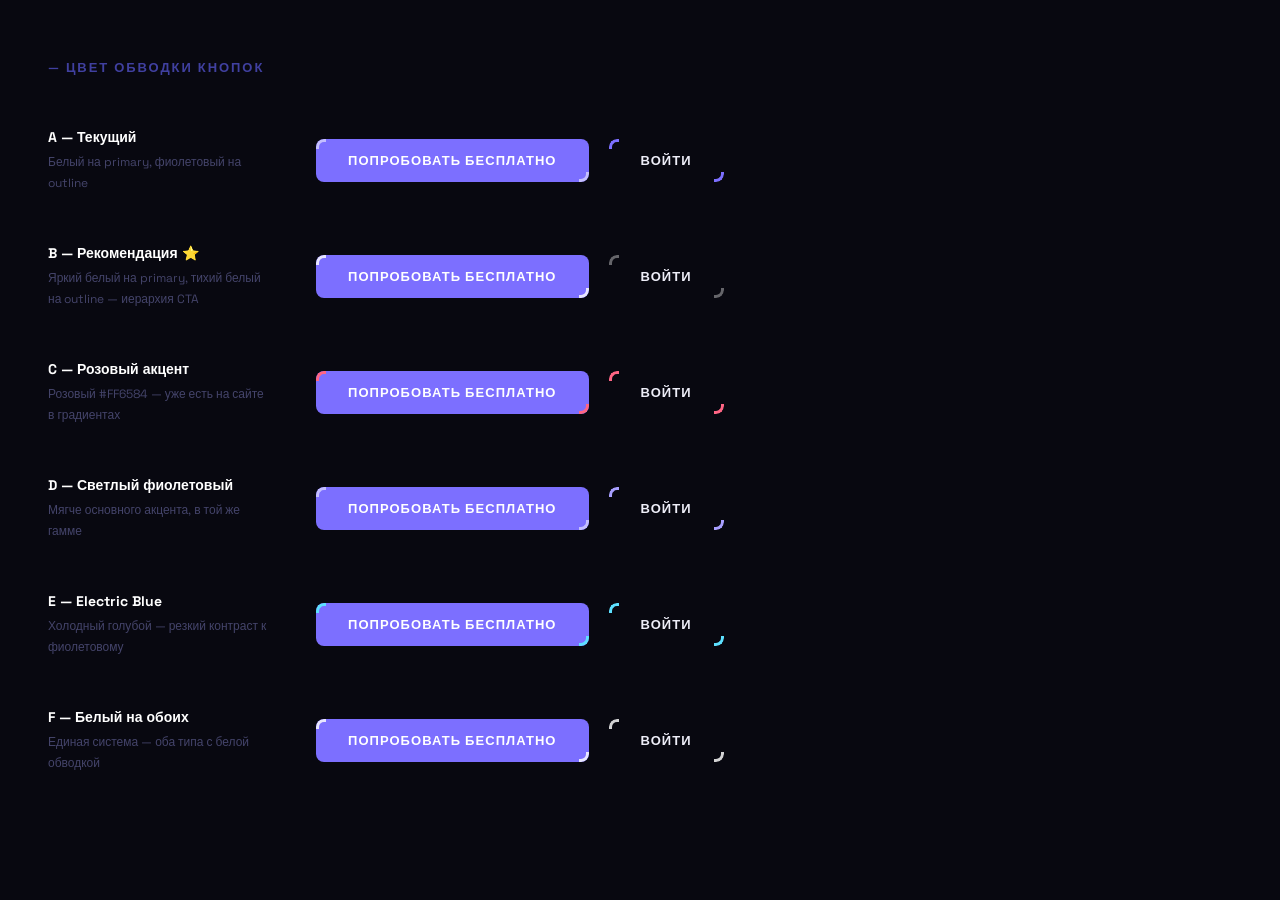
<file: button-preview.html>
<!DOCTYPE html>
<html lang="ru">
<head>
  <meta charset="UTF-8" />
  <meta name="viewport" content="width=device-width, initial-scale=1.0" />
  <title>Button Color Preview</title>
  <link href="https://fonts.googleapis.com/css2?family=Space+Grotesk:wght@400;500;600;700&family=Syne:wght@700;800&display=swap" rel="stylesheet">
  <style>
    *, *::before, *::after { box-sizing: border-box; margin: 0; padding: 0; }
    body { font-family: 'Space Grotesk', sans-serif; background: #080810; color: #eeeef8; padding: 60px 48px; }

    h1 { font-family: 'Syne', sans-serif; font-size: 13px; color: #4040a0; letter-spacing: 0.15em; text-transform: uppercase; margin-bottom: 52px; }

    .row { display: flex; align-items: center; gap: 48px; margin-bottom: 52px; }
    .label { width: 220px; flex-shrink: 0; }
    .label strong { display: block; font-size: 14px; color: #fff; margin-bottom: 4px; }
    .label span { font-size: 12px; color: #44446a; line-height: 1.5; }
    .pair { display: flex; gap: 20px; align-items: center; }

    /* ── BASE ── */
    .btn {
      display: inline-flex; align-items: center; justify-content: center;
      padding: 13px 32px; font-size: 13px; font-weight: 700;
      letter-spacing: 0.08em; text-transform: uppercase;
      font-family: inherit; cursor: pointer; border: none;
      position: relative; overflow: hidden; border-radius: 8px;
      background: transparent; white-space: nowrap;
    }
    .btn::before, .btn::after {
      content: ''; position: absolute;
      width: 10px; height: 10px;
      transition: width .35s cubic-bezier(.4,0,.2,1), height .35s cubic-bezier(.4,0,.2,1);
      pointer-events: none;
    }
    .btn:hover::before, .btn:hover::after { width: 100%; height: 100%; }

    /* PRIMARY base */
    .primary { background: #7C6FFF; color: #fff; }

    /* OUTLINE base */
    .outline { color: #eeeef8; }

    /* ── ВАРИАНТ A: текущий ── */
    .a.primary::before { top:0;left:0; border-top:3px solid rgba(255,255,255,0.55); border-left:3px solid rgba(255,255,255,0.55); border-radius:8px 0 0 0; }
    .a.primary::after  { bottom:0;right:0; border-bottom:3px solid rgba(255,255,255,0.55); border-right:3px solid rgba(255,255,255,0.55); border-radius:0 0 8px 0; }
    .a.outline::before { top:0;left:0; border-top:3px solid #7C6FFF; border-left:3px solid #7C6FFF; border-radius:8px 0 0 0; }
    .a.outline::after  { bottom:0;right:0; border-bottom:3px solid #7C6FFF; border-right:3px solid #7C6FFF; border-radius:0 0 8px 0; }

    /* ── ВАРИАНТ B: моя рекомендация ── */
    .b.primary::before { top:0;left:0; border-top:3px solid rgba(255,255,255,0.82); border-left:3px solid rgba(255,255,255,0.82); border-radius:8px 0 0 0; }
    .b.primary::after  { bottom:0;right:0; border-bottom:3px solid rgba(255,255,255,0.82); border-right:3px solid rgba(255,255,255,0.82); border-radius:0 0 8px 0; }
    .b.outline::before { top:0;left:0; border-top:3px solid rgba(255,255,255,0.38); border-left:3px solid rgba(255,255,255,0.38); border-radius:8px 0 0 0; }
    .b.outline::after  { bottom:0;right:0; border-bottom:3px solid rgba(255,255,255,0.38); border-right:3px solid rgba(255,255,255,0.38); border-radius:0 0 8px 0; }

    /* ── ВАРИАНТ C: розовый акцент ── */
    .c.primary::before { top:0;left:0; border-top:3px solid #FF6584; border-left:3px solid #FF6584; border-radius:8px 0 0 0; }
    .c.primary::after  { bottom:0;right:0; border-bottom:3px solid #FF6584; border-right:3px solid #FF6584; border-radius:0 0 8px 0; }
    .c.outline::before { top:0;left:0; border-top:3px solid #FF6584; border-left:3px solid #FF6584; border-radius:8px 0 0 0; }
    .c.outline::after  { bottom:0;right:0; border-bottom:3px solid #FF6584; border-right:3px solid #FF6584; border-radius:0 0 8px 0; }

    /* ── ВАРИАНТ D: светлый фиолетовый ── */
    .d.primary::before { top:0;left:0; border-top:3px solid #c4beff; border-left:3px solid #c4beff; border-radius:8px 0 0 0; }
    .d.primary::after  { bottom:0;right:0; border-bottom:3px solid #c4beff; border-right:3px solid #c4beff; border-radius:0 0 8px 0; }
    .d.outline::before { top:0;left:0; border-top:3px solid #a89fff; border-left:3px solid #a89fff; border-radius:8px 0 0 0; }
    .d.outline::after  { bottom:0;right:0; border-bottom:3px solid #a89fff; border-right:3px solid #a89fff; border-radius:0 0 8px 0; }

    /* ── ВАРИАНТ E: голубой (electric) ── */
    .e.primary::before { top:0;left:0; border-top:3px solid #5de0ff; border-left:3px solid #5de0ff; border-radius:8px 0 0 0; }
    .e.primary::after  { bottom:0;right:0; border-bottom:3px solid #5de0ff; border-right:3px solid #5de0ff; border-radius:0 0 8px 0; }
    .e.outline::before { top:0;left:0; border-top:3px solid #5de0ff; border-left:3px solid #5de0ff; border-radius:8px 0 0 0; }
    .e.outline::after  { bottom:0;right:0; border-bottom:3px solid #5de0ff; border-right:3px solid #5de0ff; border-radius:0 0 8px 0; }

    /* ── ВАРИАНТ F: один цвет — белый на обоих ── */
    .f.primary::before { top:0;left:0; border-top:3px solid rgba(255,255,255,0.82); border-left:3px solid rgba(255,255,255,0.82); border-radius:8px 0 0 0; }
    .f.primary::after  { bottom:0;right:0; border-bottom:3px solid rgba(255,255,255,0.82); border-right:3px solid rgba(255,255,255,0.82); border-radius:0 0 8px 0; }
    .f.outline::before { top:0;left:0; border-top:3px solid rgba(255,255,255,0.82); border-left:3px solid rgba(255,255,255,0.82); border-radius:8px 0 0 0; }
    .f.outline::after  { bottom:0;right:0; border-bottom:3px solid rgba(255,255,255,0.82); border-right:3px solid rgba(255,255,255,0.82); border-radius:0 0 8px 0; }

    .divider { border: none; border-top: 1px solid #111120; margin: 8px 0 44px; }
  </style>
</head>
<body>

<h1>— Цвет обводки кнопок</h1>

<div class="row">
  <div class="label">
    <strong>A — Текущий</strong>
    <span>Белый на primary, фиолетовый на outline</span>
  </div>
  <div class="pair">
    <button class="btn primary a">Попробовать бесплатно</button>
    <button class="btn outline a">Войти</button>
  </div>
</div>

<div class="row">
  <div class="label">
    <strong>B — Рекомендация ⭐</strong>
    <span>Яркий белый на primary, тихий белый на outline — иерархия CTA</span>
  </div>
  <div class="pair">
    <button class="btn primary b">Попробовать бесплатно</button>
    <button class="btn outline b">Войти</button>
  </div>
</div>

<div class="row">
  <div class="label">
    <strong>C — Розовый акцент</strong>
    <span>Розовый #FF6584 — уже есть на сайте в градиентах</span>
  </div>
  <div class="pair">
    <button class="btn primary c">Попробовать бесплатно</button>
    <button class="btn outline c">Войти</button>
  </div>
</div>

<div class="row">
  <div class="label">
    <strong>D — Светлый фиолетовый</strong>
    <span>Мягче основного акцента, в той же гамме</span>
  </div>
  <div class="pair">
    <button class="btn primary d">Попробовать бесплатно</button>
    <button class="btn outline d">Войти</button>
  </div>
</div>

<div class="row">
  <div class="label">
    <strong>E — Electric Blue</strong>
    <span>Холодный голубой — резкий контраст к фиолетовому</span>
  </div>
  <div class="pair">
    <button class="btn primary e">Попробовать бесплатно</button>
    <button class="btn outline e">Войти</button>
  </div>
</div>

<div class="row">
  <div class="label">
    <strong>F — Белый на обоих</strong>
    <span>Единая система — оба типа с белой обводкой</span>
  </div>
  <div class="pair">
    <button class="btn primary f">Попробовать бесплатно</button>
    <button class="btn outline f">Войти</button>
  </div>
</div>

</body>
</html>
</file>
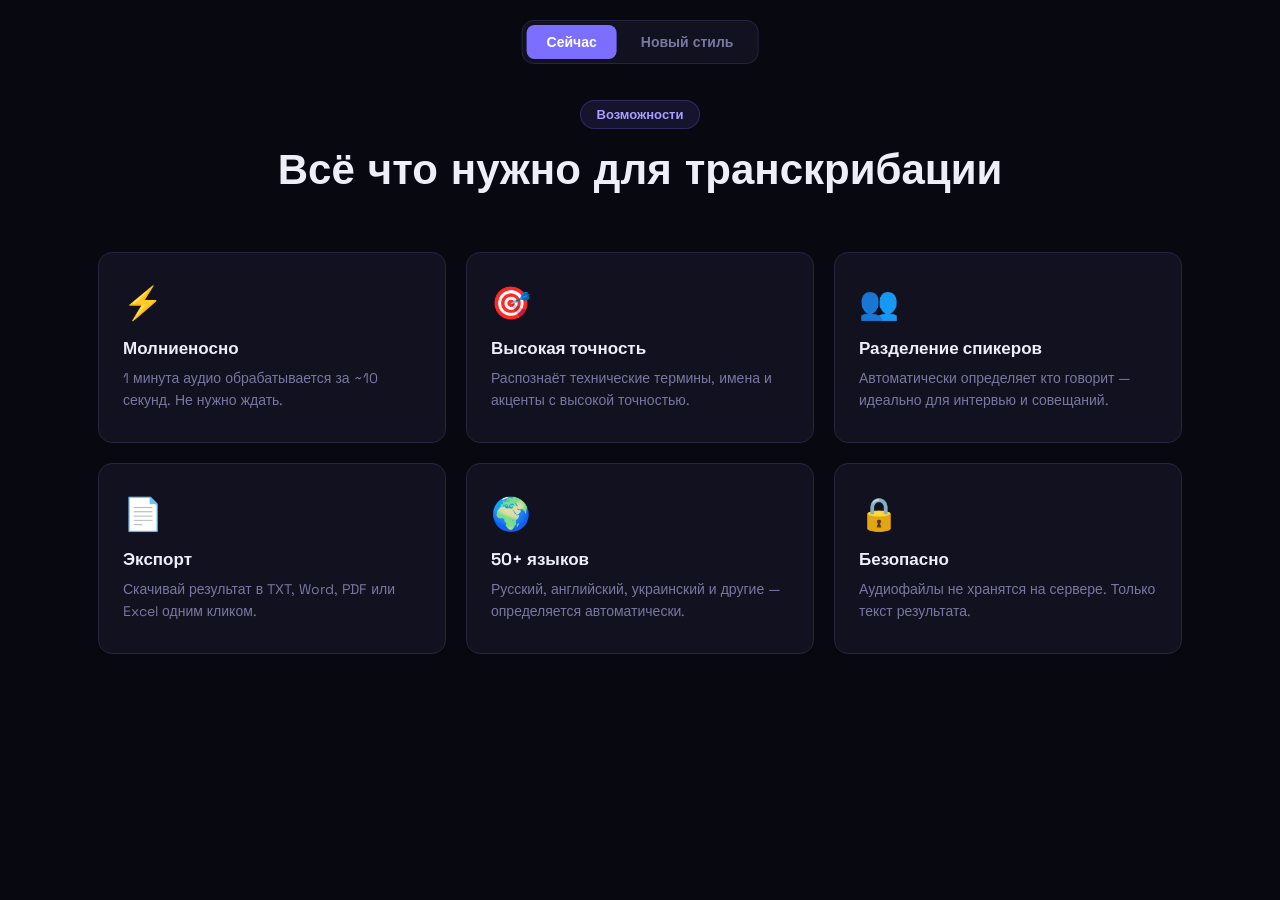
<file: design-preview.html>
<!DOCTYPE html>
<html lang="ru">
<head>
  <meta charset="UTF-8" />
  <meta name="viewport" content="width=device-width, initial-scale=1.0" />
  <title>Design Preview</title>
  <link href="https://fonts.googleapis.com/css2?family=Space+Grotesk:wght@400;500;600;700&family=Syne:wght@700;800&display=swap" rel="stylesheet">
  <style>
    *, *::before, *::after { box-sizing: border-box; margin: 0; padding: 0; }
    body {
      font-family: 'Space Grotesk', sans-serif;
      background: #080810;
      color: #eeeef8;
    }

    /* ── ПЕРЕКЛЮЧАТЕЛЬ ── */
    .switcher {
      position: fixed; top: 20px; left: 50%; transform: translateX(-50%);
      background: #111120; border: 1px solid #252540; border-radius: 12px;
      display: flex; gap: 4px; padding: 4px; z-index: 999;
    }
    .switcher button {
      padding: 8px 20px; border-radius: 8px; border: none; cursor: pointer;
      font-family: inherit; font-size: 14px; font-weight: 600; transition: all .2s;
      background: transparent; color: #7878a0;
    }
    .switcher button.active { background: #7C6FFF; color: #fff; }

    /* ── СЕКЦИИ ── */
    .version { display: none; padding: 100px 28px 80px; max-width: 1140px; margin: 0 auto; }
    .version.active { display: block; }

    /* ══════════════════════════════════════════════
       СТАРЫЙ СТИЛЬ
    ══════════════════════════════════════════════ */
    .old .section-header { text-align: center; margin-bottom: 56px; }
    .old .section-tag {
      display: inline-block;
      background: rgba(124,111,255,0.12); border: 1px solid rgba(124,111,255,0.25);
      color: #a89fff; font-size: 13px; font-weight: 600;
      padding: 5px 16px; border-radius: 20px; margin-bottom: 16px;
    }
    .old .section-header h2 { font-size: clamp(28px,4vw,42px); font-weight: 800; font-family: 'Syne', sans-serif; }
    .old .features-grid { display: grid; grid-template-columns: repeat(3,1fr); gap: 20px; }
    .old .feature-card {
      background: #111120; border: 1px solid #252540;
      border-radius: 14px; padding: 30px 24px; transition: all .2s;
    }
    .old .feature-card:hover { border-color: rgba(124,111,255,0.4); transform: translateY(-3px); }
    .old .feature-icon { font-size: 32px; margin-bottom: 14px; }
    .old .feature-card h3 { font-size: 17px; font-weight: 700; margin-bottom: 8px; }
    .old .feature-card p { font-size: 14px; color: #7878a0; line-height: 1.6; }

    /* ══════════════════════════════════════════════
       НОВЫЙ СТИЛЬ
    ══════════════════════════════════════════════ */

    /* Заголовок секции */
    .new .section-header { margin-bottom: 64px; }
    .new .section-tag {
      display: block;
      font-size: 11px; font-weight: 700; letter-spacing: 0.15em;
      text-transform: uppercase; color: #4040a0;
      margin-bottom: 20px;
    }
    .new .section-header h2 {
      font-size: clamp(32px,4vw,52px); font-weight: 800;
      font-family: 'Syne', sans-serif; line-height: 1.05;
      color: #fff;
    }
    .new .section-header h2 em {
      font-style: normal;
      background: linear-gradient(135deg, #7C6FFF, #FF6584);
      -webkit-background-clip: text; -webkit-text-fill-color: transparent; background-clip: text;
    }

    /* Сетка карточек */
    .new .features-grid { display: grid; grid-template-columns: repeat(3,1fr); gap: 1px; background: #1c1c2e; border: 1px solid #1c1c2e; border-radius: 16px; overflow: hidden; }

    .new .feature-card {
      background: #080810; padding: 36px 28px;
      transition: background .25s;
      position: relative; overflow: hidden;
    }
    .new .feature-card::after {
      content: '';
      position: absolute; bottom: 0; left: 0; right: 0; height: 2px;
      background: linear-gradient(90deg, #7C6FFF, #FF6584);
      transform: scaleX(0); transform-origin: left;
      transition: transform .35s ease;
    }
    .new .feature-card:hover { background: #0d0d1a; }
    .new .feature-card:hover::after { transform: scaleX(1); }

    /* Номер вместо emoji */
    .new .feature-num {
      font-family: 'Syne', sans-serif;
      font-size: 11px; font-weight: 700; letter-spacing: 0.12em;
      color: #7C6FFF; margin-bottom: 28px;
      display: flex; align-items: center; gap: 10px;
    }
    .new .feature-num::after {
      content: '';
      flex: 1; max-width: 32px; height: 1px;
      background: #252540;
    }

    /* Волна — SVG-заглушка */
    .new .wave-icon {
      margin-bottom: 20px; display: flex; align-items: flex-end; gap: 3px; height: 28px;
    }
    .new .wave-icon span {
      display: block; width: 4px; border-radius: 2px;
      background: linear-gradient(180deg, #7C6FFF 0%, rgba(124,111,255,0.2) 100%);
    }

    .new .feature-card h3 {
      font-size: 16px; font-weight: 700; margin-bottom: 10px;
      letter-spacing: -0.01em;
    }
    .new .feature-card p { font-size: 13px; color: #5a5a80; line-height: 1.65; }

    /* Метка снизу */
    .new .feature-tag {
      display: inline-block; margin-top: 20px;
      font-size: 11px; font-weight: 700; letter-spacing: 0.08em;
      text-transform: uppercase; color: #3a3a60;
      border-top: 1px solid #1c1c2e; padding-top: 14px; width: 100%;
    }

    @media (max-width: 860px) {
      .old .features-grid, .new .features-grid { grid-template-columns: repeat(2,1fr); }
    }
    @media (max-width: 560px) {
      .old .features-grid, .new .features-grid { grid-template-columns: 1fr; }
    }
  </style>
</head>
<body>

  <div class="switcher">
    <button class="active" onclick="show('old', this)">Сейчас</button>
    <button onclick="show('new', this)">Новый стиль</button>
  </div>

  <!-- СТАРЫЙ -->
  <div class="version old active">
    <div class="section-header">
      <div class="section-tag">Возможности</div>
      <h2>Всё что нужно для транскрибации</h2>
    </div>
    <div class="features-grid">
      <div class="feature-card">
        <div class="feature-icon">⚡</div>
        <h3>Молниеносно</h3>
        <p>1 минута аудио обрабатывается за ~10 секунд. Не нужно ждать.</p>
      </div>
      <div class="feature-card">
        <div class="feature-icon">🎯</div>
        <h3>Высокая точность</h3>
        <p>Распознаёт технические термины, имена и акценты с высокой точностью.</p>
      </div>
      <div class="feature-card">
        <div class="feature-icon">👥</div>
        <h3>Разделение спикеров</h3>
        <p>Автоматически определяет кто говорит — идеально для интервью и совещаний.</p>
      </div>
      <div class="feature-card">
        <div class="feature-icon">📄</div>
        <h3>Экспорт</h3>
        <p>Скачивай результат в TXT, Word, PDF или Excel одним кликом.</p>
      </div>
      <div class="feature-card">
        <div class="feature-icon">🌍</div>
        <h3>50+ языков</h3>
        <p>Русский, английский, украинский и другие — определяется автоматически.</p>
      </div>
      <div class="feature-card">
        <div class="feature-icon">🔒</div>
        <h3>Безопасно</h3>
        <p>Аудиофайлы не хранятся на сервере. Только текст результата.</p>
      </div>
    </div>
  </div>

  <!-- НОВЫЙ -->
  <div class="version new">
    <div class="section-header">
      <span class="section-tag">— Возможности</span>
      <h2>Всё что нужно<br>для <em>транскрибации</em></h2>
    </div>
    <div class="features-grid">

      <div class="feature-card">
        <div class="feature-num">01</div>
        <div class="wave-icon">
          <span style="height:8px"></span><span style="height:18px"></span><span style="height:12px"></span><span style="height:26px"></span><span style="height:14px"></span><span style="height:20px"></span><span style="height:8px"></span>
        </div>
        <h3>Молниеносно</h3>
        <p>1 минута аудио обрабатывается за ~10 секунд. Не нужно ждать.</p>
        <span class="feature-tag">~10 сек / мин</span>
      </div>

      <div class="feature-card">
        <div class="feature-num">02</div>
        <div class="wave-icon">
          <span style="height:20px"></span><span style="height:26px"></span><span style="height:22px"></span><span style="height:28px"></span><span style="height:24px"></span><span style="height:26px"></span><span style="height:20px"></span>
        </div>
        <h3>Высокая точность</h3>
        <p>Распознаёт технические термины, имена и акценты с высокой точностью.</p>
        <span class="feature-tag">99% accuracy</span>
      </div>

      <div class="feature-card">
        <div class="feature-num">03</div>
        <div class="wave-icon">
          <span style="height:14px"></span><span style="height:8px"></span><span style="height:20px"></span><span style="height:8px"></span><span style="height:18px"></span><span style="height:10px"></span><span style="height:16px"></span>
        </div>
        <h3>Разделение спикеров</h3>
        <p>Автоматически определяет кто говорит — идеально для интервью и совещаний.</p>
        <span class="feature-tag">до 10 спикеров</span>
      </div>

      <div class="feature-card">
        <div class="feature-num">04</div>
        <div class="wave-icon">
          <span style="height:10px"></span><span style="height:24px"></span><span style="height:16px"></span><span style="height:28px"></span><span style="height:18px"></span><span style="height:22px"></span><span style="height:12px"></span>
        </div>
        <h3>Экспорт</h3>
        <p>Скачивай результат в TXT, Word, PDF или Excel одним кликом.</p>
        <span class="feature-tag">TXT · DOCX · PDF · XLSX</span>
      </div>

      <div class="feature-card">
        <div class="feature-num">05</div>
        <div class="wave-icon">
          <span style="height:18px"></span><span style="height:12px"></span><span style="height:24px"></span><span style="height:16px"></span><span style="height:26px"></span><span style="height:14px"></span><span style="height:20px"></span>
        </div>
        <h3>50+ языков</h3>
        <p>Русский, английский, украинский и другие — определяется автоматически.</p>
        <span class="feature-tag">авто-определение</span>
      </div>

      <div class="feature-card">
        <div class="feature-num">06</div>
        <div class="wave-icon">
          <span style="height:6px"></span><span style="height:10px"></span><span style="height:6px"></span><span style="height:10px"></span><span style="height:6px"></span><span style="height:10px"></span><span style="height:6px"></span>
        </div>
        <h3>Безопасно</h3>
        <p>Аудиофайлы не хранятся на сервере. Только текст результата.</p>
        <span class="feature-tag">zero storage</span>
      </div>

    </div>
  </div>

  <script>
    function show(id, btn) {
      document.querySelectorAll('.version').forEach(v => v.classList.remove('active'));
      document.querySelectorAll('.switcher button').forEach(b => b.classList.remove('active'));
      document.querySelector('.' + id).classList.add('active');
      btn.classList.add('active');
    }
  </script>

</body>
</html>
</file>
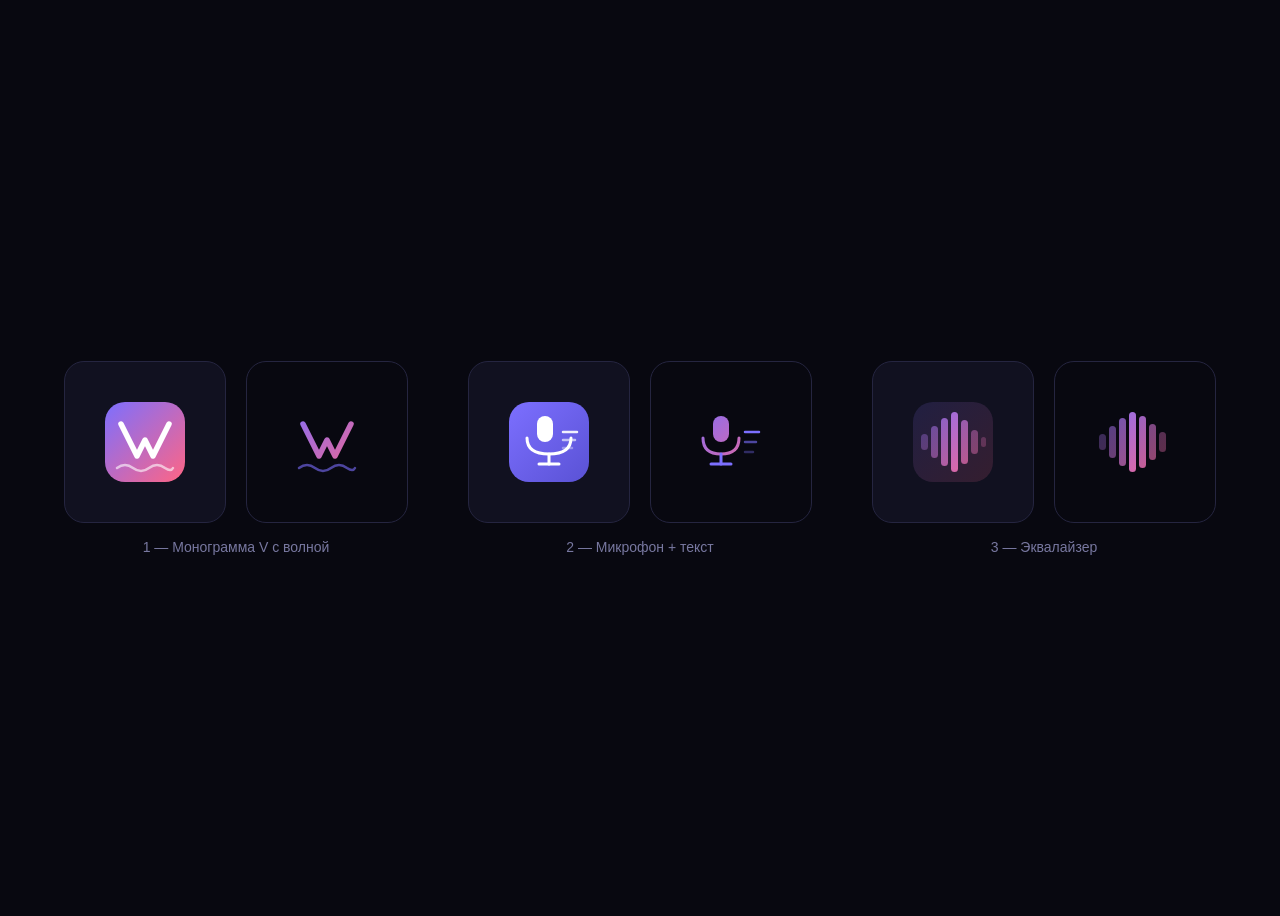
<file: logo-preview.html>
<!DOCTYPE html>
<html lang="ru">
<head>
  <meta charset="UTF-8" />
  <title>Logo Preview</title>
  <style>
    body { background: #080810; display: flex; gap: 60px; align-items: center; justify-content: center; min-height: 100vh; font-family: sans-serif; flex-wrap: wrap; }
    .card { display: flex; flex-direction: column; align-items: center; gap: 16px; }
    .label { color: #7878a0; font-size: 14px; }
    .box { background: #111120; border: 1px solid #252540; border-radius: 20px; padding: 40px; display: flex; align-items: center; justify-content: center; }
    .box-dark { background: #080810; }
    .row { display: flex; gap: 20px; }
  </style>
</head>
<body>

<!-- ВАРИАНТ 1: Монограмма VT с волной -->
<div class="card">
  <div class="row">
    <div class="box">
      <svg width="80" height="80" viewBox="0 0 80 80" fill="none" xmlns="http://www.w3.org/2000/svg">
        <defs>
          <linearGradient id="g1" x1="0" y1="0" x2="80" y2="80" gradientUnits="userSpaceOnUse">
            <stop offset="0%" stop-color="#7C6FFF"/>
            <stop offset="100%" stop-color="#FF6584"/>
          </linearGradient>
        </defs>
        <rect width="80" height="80" rx="20" fill="url(#g1)"/>
        <!-- V -->
        <path d="M16 22 L32 54 L40 38 L48 54 L64 22" stroke="white" stroke-width="5.5" stroke-linecap="round" stroke-linejoin="round" fill="none"/>
        <!-- Wave under -->
        <path d="M12 66 Q20 60 28 66 Q36 72 44 66 Q52 60 60 66 Q66 70 68 66" stroke="white" stroke-width="2.5" stroke-linecap="round" fill="none" opacity="0.6"/>
      </svg>
    </div>
    <div class="box box-dark">
      <svg width="80" height="80" viewBox="0 0 80 80" fill="none" xmlns="http://www.w3.org/2000/svg">
        <defs>
          <linearGradient id="g1b" x1="0" y1="0" x2="80" y2="80" gradientUnits="userSpaceOnUse">
            <stop offset="0%" stop-color="#7C6FFF"/>
            <stop offset="100%" stop-color="#FF6584"/>
          </linearGradient>
        </defs>
        <path d="M16 22 L32 54 L40 38 L48 54 L64 22" stroke="url(#g1b)" stroke-width="5.5" stroke-linecap="round" stroke-linejoin="round" fill="none"/>
        <path d="M12 66 Q20 60 28 66 Q36 72 44 66 Q52 60 60 66 Q66 70 68 66" stroke="#7C6FFF" stroke-width="2.5" stroke-linecap="round" fill="none" opacity="0.6"/>
      </svg>
    </div>
  </div>
  <div class="label">1 — Монограмма V с волной</div>
</div>

<!-- ВАРИАНТ 2: Микрофон + текстовые строки -->
<div class="card">
  <div class="row">
    <div class="box">
      <svg width="80" height="80" viewBox="0 0 80 80" fill="none" xmlns="http://www.w3.org/2000/svg">
        <defs>
          <linearGradient id="g2" x1="0" y1="0" x2="80" y2="80" gradientUnits="userSpaceOnUse">
            <stop offset="0%" stop-color="#7C6FFF"/>
            <stop offset="100%" stop-color="#5a52d5"/>
          </linearGradient>
        </defs>
        <rect width="80" height="80" rx="20" fill="url(#g2)"/>
        <!-- Mic body -->
        <rect x="28" y="14" width="16" height="26" rx="8" fill="white"/>
        <!-- Mic arc -->
        <path d="M18 36 Q18 52 40 52 Q62 52 62 36" stroke="white" stroke-width="3" stroke-linecap="round" fill="none"/>
        <!-- Mic stand line -->
        <line x1="40" y1="52" x2="40" y2="62" stroke="white" stroke-width="3" stroke-linecap="round"/>
        <!-- Base -->
        <line x1="30" y1="62" x2="50" y2="62" stroke="white" stroke-width="3" stroke-linecap="round"/>
        <!-- Text lines -->
        <line x1="54" y1="30" x2="68" y2="30" stroke="white" stroke-width="2.5" stroke-linecap="round" opacity="0.9"/>
        <line x1="54" y1="38" x2="66" y2="38" stroke="white" stroke-width="2.5" stroke-linecap="round" opacity="0.6"/>
        <line x1="54" y1="46" x2="63" y2="46" stroke="white" stroke-width="2.5" stroke-linecap="round" opacity="0.35"/>
      </svg>
    </div>
    <div class="box box-dark">
      <svg width="80" height="80" viewBox="0 0 80 80" fill="none" xmlns="http://www.w3.org/2000/svg">
        <defs>
          <linearGradient id="g2b" x1="0" y1="0" x2="80" y2="80" gradientUnits="userSpaceOnUse">
            <stop offset="0%" stop-color="#7C6FFF"/>
            <stop offset="100%" stop-color="#FF6584"/>
          </linearGradient>
        </defs>
        <rect x="22" y="14" width="16" height="26" rx="8" fill="url(#g2b)"/>
        <path d="M12 36 Q12 52 30 52 Q48 52 48 36" stroke="url(#g2b)" stroke-width="3" stroke-linecap="round" fill="none"/>
        <line x1="30" y1="52" x2="30" y2="62" stroke="#7C6FFF" stroke-width="3" stroke-linecap="round"/>
        <line x1="20" y1="62" x2="40" y2="62" stroke="#7C6FFF" stroke-width="3" stroke-linecap="round"/>
        <line x1="54" y1="30" x2="68" y2="30" stroke="#7C6FFF" stroke-width="2.5" stroke-linecap="round"/>
        <line x1="54" y1="40" x2="65" y2="40" stroke="#7C6FFF" stroke-width="2.5" stroke-linecap="round" opacity="0.6"/>
        <line x1="54" y1="50" x2="62" y2="50" stroke="#7C6FFF" stroke-width="2.5" stroke-linecap="round" opacity="0.35"/>
      </svg>
    </div>
  </div>
  <div class="label">2 — Микрофон + текст</div>
</div>

<!-- ВАРИАНТ 3: Звуковая волна -->
<div class="card">
  <div class="row">
    <div class="box">
      <svg width="80" height="80" viewBox="0 0 80 80" fill="none" xmlns="http://www.w3.org/2000/svg">
        <defs>
          <linearGradient id="g3" x1="0" y1="0" x2="80" y2="80" gradientUnits="userSpaceOnUse">
            <stop offset="0%" stop-color="#7C6FFF"/>
            <stop offset="100%" stop-color="#FF6584"/>
          </linearGradient>
        </defs>
        <rect width="80" height="80" rx="20" fill="#111120"/>
        <rect width="80" height="80" rx="20" fill="url(#g3)" opacity="0.15"/>
        <!-- Equalizer bars, centered, symmetric -->
        <rect x="8"  y="32" width="7" height="16" rx="3.5" fill="url(#g3)" opacity="0.4"/>
        <rect x="18" y="24" width="7" height="32" rx="3.5" fill="url(#g3)" opacity="0.6"/>
        <rect x="28" y="16" width="7" height="48" rx="3.5" fill="url(#g3)" opacity="0.85"/>
        <rect x="38" y="10" width="7" height="60" rx="3.5" fill="url(#g3)"/>
        <rect x="48" y="18" width="7" height="44" rx="3.5" fill="url(#g3)" opacity="0.8"/>
        <rect x="58" y="28" width="7" height="24" rx="3.5" fill="url(#g3)" opacity="0.5"/>
        <rect x="68" y="35" width="5" height="10" rx="2.5" fill="url(#g3)" opacity="0.3"/>
      </svg>
    </div>
    <div class="box box-dark">
      <svg width="80" height="80" viewBox="0 0 80 80" fill="none" xmlns="http://www.w3.org/2000/svg">
        <defs>
          <linearGradient id="g3b" x1="0" y1="0" x2="80" y2="80" gradientUnits="userSpaceOnUse">
            <stop offset="0%" stop-color="#7C6FFF"/>
            <stop offset="100%" stop-color="#FF6584"/>
          </linearGradient>
        </defs>
        <rect x="4"  y="32" width="7" height="16" rx="3.5" fill="url(#g3b)" opacity="0.35"/>
        <rect x="14" y="24" width="7" height="32" rx="3.5" fill="url(#g3b)" opacity="0.55"/>
        <rect x="24" y="16" width="7" height="48" rx="3.5" fill="url(#g3b)" opacity="0.75"/>
        <rect x="34" y="10" width="7" height="60" rx="3.5" fill="url(#g3b)"/>
        <rect x="44" y="14" width="7" height="52" rx="3.5" fill="url(#g3b)" opacity="0.9"/>
        <rect x="54" y="22" width="7" height="36" rx="3.5" fill="url(#g3b)" opacity="0.65"/>
        <rect x="64" y="30" width="7" height="20" rx="3.5" fill="url(#g3b)" opacity="0.4"/>
      </svg>
    </div>
  </div>
  <div class="label">3 — Эквалайзер</div>
</div>

</body>
</html>
</file>
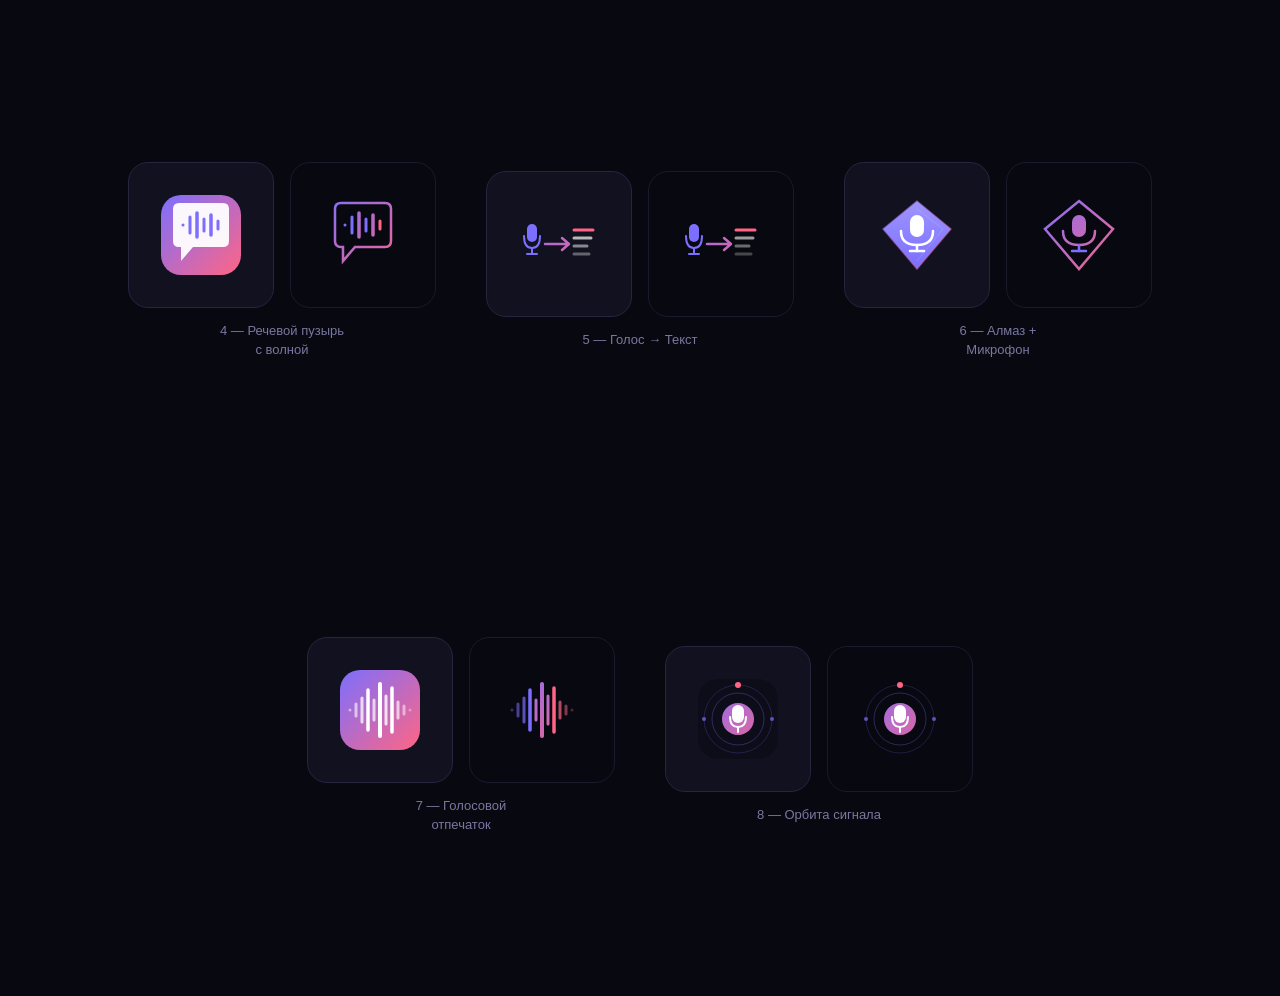
<file: logo-preview2.html>
<!DOCTYPE html>
<html lang="ru">
<head>
  <meta charset="UTF-8" />
  <title>Logo Preview 2</title>
  <style>
    body { background: #080810; display: flex; gap: 50px; align-items: center; justify-content: center; min-height: 100vh; font-family: sans-serif; flex-wrap: wrap; padding: 40px; }
    .card { display: flex; flex-direction: column; align-items: center; gap: 14px; }
    .label { color: #7878a0; font-size: 13px; text-align: center; max-width: 130px; line-height: 1.4; }
    .row { display: flex; gap: 16px; }
    .box { background: #111120; border: 1px solid #252540; border-radius: 20px; padding: 32px; display: flex; align-items: center; justify-content: center; }
    .box-dark { background: #080810; border-color: #1a1a2e; }
  </style>
</head>
<body>

<!-- 4: Речевой пузырь с волной -->
<div class="card">
  <div class="row">
    <div class="box">
      <svg width="80" height="80" viewBox="0 0 80 80" fill="none" xmlns="http://www.w3.org/2000/svg">
        <defs>
          <linearGradient id="g4" x1="0" y1="0" x2="80" y2="80" gradientUnits="userSpaceOnUse">
            <stop offset="0%" stop-color="#7C6FFF"/>
            <stop offset="100%" stop-color="#FF6584"/>
          </linearGradient>
        </defs>
        <rect width="80" height="80" rx="20" fill="url(#g4)"/>
        <!-- Speech bubble -->
        <path d="M12 14 Q12 8 18 8 L62 8 Q68 8 68 14 L68 46 Q68 52 62 52 L32 52 L20 66 L20 52 L18 52 Q12 52 12 46 Z" fill="white" opacity="0.95"/>
        <!-- Waveform inside bubble -->
        <line x1="22" y1="30" x2="22" y2="30" stroke="#7C6FFF" stroke-width="3" stroke-linecap="round"/>
        <line x1="29" y1="22" x2="29" y2="38" stroke="#7C6FFF" stroke-width="3" stroke-linecap="round"/>
        <line x1="36" y1="18" x2="36" y2="42" stroke="#7C6FFF" stroke-width="3.5" stroke-linecap="round"/>
        <line x1="43" y1="24" x2="43" y2="36" stroke="#7C6FFF" stroke-width="3" stroke-linecap="round"/>
        <line x1="50" y1="20" x2="50" y2="40" stroke="#7C6FFF" stroke-width="3.5" stroke-linecap="round"/>
        <line x1="57" y1="26" x2="57" y2="34" stroke="#7C6FFF" stroke-width="3" stroke-linecap="round"/>
      </svg>
    </div>
    <div class="box box-dark">
      <svg width="80" height="80" viewBox="0 0 80 80" fill="none" xmlns="http://www.w3.org/2000/svg">
        <defs>
          <linearGradient id="g4b" x1="0" y1="0" x2="80" y2="80" gradientUnits="userSpaceOnUse">
            <stop offset="0%" stop-color="#7C6FFF"/>
            <stop offset="100%" stop-color="#FF6584"/>
          </linearGradient>
        </defs>
        <path d="M12 14 Q12 8 18 8 L62 8 Q68 8 68 14 L68 46 Q68 52 62 52 L32 52 L20 66 L20 52 L18 52 Q12 52 12 46 Z" fill="none" stroke="url(#g4b)" stroke-width="2.5"/>
        <line x1="22" y1="30" x2="22" y2="30" stroke="#7C6FFF" stroke-width="3" stroke-linecap="round"/>
        <line x1="29" y1="22" x2="29" y2="38" stroke="#7C6FFF" stroke-width="3" stroke-linecap="round"/>
        <line x1="36" y1="18" x2="36" y2="42" stroke="url(#g4b)" stroke-width="3.5" stroke-linecap="round"/>
        <line x1="43" y1="24" x2="43" y2="36" stroke="#7C6FFF" stroke-width="3" stroke-linecap="round"/>
        <line x1="50" y1="20" x2="50" y2="40" stroke="url(#g4b)" stroke-width="3.5" stroke-linecap="round"/>
        <line x1="57" y1="26" x2="57" y2="34" stroke="#FF6584" stroke-width="3" stroke-linecap="round"/>
      </svg>
    </div>
  </div>
  <div class="label">4 — Речевой пузырь с волной</div>
</div>

<!-- 5: Стрела-трансформация (голос → текст) -->
<div class="card">
  <div class="row">
    <div class="box">
      <svg width="80" height="80" viewBox="0 0 80 80" fill="none" xmlns="http://www.w3.org/2000/svg">
        <defs>
          <linearGradient id="g5" x1="0" y1="0" x2="80" y2="80" gradientUnits="userSpaceOnUse">
            <stop offset="0%" stop-color="#7C6FFF"/>
            <stop offset="100%" stop-color="#FF6584"/>
          </linearGradient>
        </defs>
        <rect width="80" height="80" rx="20" fill="#111120"/>
        <!-- Mic left -->
        <rect x="8" y="20" width="10" height="18" rx="5" fill="#7C6FFF"/>
        <path d="M5 32 Q5 44 13 44 Q21 44 21 32" stroke="#7C6FFF" stroke-width="2" stroke-linecap="round" fill="none"/>
        <line x1="13" y1="44" x2="13" y2="50" stroke="#7C6FFF" stroke-width="2" stroke-linecap="round"/>
        <line x1="8" y1="50" x2="18" y2="50" stroke="#7C6FFF" stroke-width="2" stroke-linecap="round"/>
        <!-- Arrow -->
        <path d="M26 40 L48 40 M43 34 L50 40 L43 46" stroke="url(#g5)" stroke-width="2.5" stroke-linecap="round" stroke-linejoin="round" fill="none"/>
        <!-- Text lines right -->
        <line x1="55" y1="26" x2="74" y2="26" stroke="#FF6584" stroke-width="3" stroke-linecap="round"/>
        <line x1="55" y1="34" x2="72" y2="34" stroke="white" stroke-width="3" stroke-linecap="round" opacity="0.7"/>
        <line x1="55" y1="42" x2="68" y2="42" stroke="white" stroke-width="3" stroke-linecap="round" opacity="0.5"/>
        <line x1="55" y1="50" x2="70" y2="50" stroke="white" stroke-width="3" stroke-linecap="round" opacity="0.35"/>
      </svg>
    </div>
    <div class="box box-dark">
      <svg width="80" height="80" viewBox="0 0 80 80" fill="none" xmlns="http://www.w3.org/2000/svg">
        <defs>
          <linearGradient id="g5b" x1="0" y1="0" x2="80" y2="80" gradientUnits="userSpaceOnUse">
            <stop offset="0%" stop-color="#7C6FFF"/>
            <stop offset="100%" stop-color="#FF6584"/>
          </linearGradient>
        </defs>
        <rect x="8" y="20" width="10" height="18" rx="5" fill="#7C6FFF"/>
        <path d="M5 32 Q5 44 13 44 Q21 44 21 32" stroke="#7C6FFF" stroke-width="2" stroke-linecap="round" fill="none"/>
        <line x1="13" y1="44" x2="13" y2="50" stroke="#7C6FFF" stroke-width="2" stroke-linecap="round"/>
        <line x1="8" y1="50" x2="18" y2="50" stroke="#7C6FFF" stroke-width="2" stroke-linecap="round"/>
        <path d="M26 40 L48 40 M43 34 L50 40 L43 46" stroke="url(#g5b)" stroke-width="2.5" stroke-linecap="round" stroke-linejoin="round" fill="none"/>
        <line x1="55" y1="26" x2="74" y2="26" stroke="#FF6584" stroke-width="3" stroke-linecap="round"/>
        <line x1="55" y1="34" x2="72" y2="34" stroke="white" stroke-width="3" stroke-linecap="round" opacity="0.6"/>
        <line x1="55" y1="42" x2="68" y2="42" stroke="white" stroke-width="3" stroke-linecap="round" opacity="0.4"/>
        <line x1="55" y1="50" x2="70" y2="50" stroke="white" stroke-width="3" stroke-linecap="round" opacity="0.25"/>
      </svg>
    </div>
  </div>
  <div class="label">5 — Голос → Текст</div>
</div>

<!-- 6: Алмаз с микрофоном -->
<div class="card">
  <div class="row">
    <div class="box">
      <svg width="80" height="80" viewBox="0 0 80 80" fill="none" xmlns="http://www.w3.org/2000/svg">
        <defs>
          <linearGradient id="g6" x1="0" y1="0" x2="80" y2="80" gradientUnits="userSpaceOnUse">
            <stop offset="0%" stop-color="#7C6FFF"/>
            <stop offset="100%" stop-color="#FF6584"/>
          </linearGradient>
          <linearGradient id="g6i" x1="40" y1="8" x2="40" y2="72" gradientUnits="userSpaceOnUse">
            <stop offset="0%" stop-color="#9d94ff"/>
            <stop offset="100%" stop-color="#7C6FFF"/>
          </linearGradient>
        </defs>
        <!-- Diamond shape -->
        <path d="M40 6 L74 34 L40 74 L6 34 Z" fill="url(#g6i)" stroke="none"/>
        <path d="M40 6 L74 34 L40 74 L6 34 Z" fill="none" stroke="url(#g6)" stroke-width="1.5" opacity="0.5"/>
        <!-- Inner shine -->
        <path d="M40 14 L66 34 L40 66" fill="none" stroke="white" stroke-width="1" opacity="0.15"/>
        <!-- Mic inside -->
        <rect x="33" y="20" width="14" height="22" rx="7" fill="white"/>
        <path d="M24 36 Q24 50 40 50 Q56 50 56 36" stroke="white" stroke-width="2.5" stroke-linecap="round" fill="none"/>
        <line x1="40" y1="50" x2="40" y2="56" stroke="white" stroke-width="2.5" stroke-linecap="round"/>
        <line x1="33" y1="56" x2="47" y2="56" stroke="white" stroke-width="2.5" stroke-linecap="round"/>
      </svg>
    </div>
    <div class="box box-dark">
      <svg width="80" height="80" viewBox="0 0 80 80" fill="none" xmlns="http://www.w3.org/2000/svg">
        <defs>
          <linearGradient id="g6c" x1="0" y1="0" x2="80" y2="80" gradientUnits="userSpaceOnUse">
            <stop offset="0%" stop-color="#7C6FFF"/>
            <stop offset="100%" stop-color="#FF6584"/>
          </linearGradient>
        </defs>
        <path d="M40 6 L74 34 L40 74 L6 34 Z" fill="none" stroke="url(#g6c)" stroke-width="2.5"/>
        <rect x="33" y="20" width="14" height="22" rx="7" fill="url(#g6c)"/>
        <path d="M24 36 Q24 50 40 50 Q56 50 56 36" stroke="url(#g6c)" stroke-width="2.5" stroke-linecap="round" fill="none"/>
        <line x1="40" y1="50" x2="40" y2="56" stroke="#7C6FFF" stroke-width="2.5" stroke-linecap="round"/>
        <line x1="33" y1="56" x2="47" y2="56" stroke="#7C6FFF" stroke-width="2.5" stroke-linecap="round"/>
      </svg>
    </div>
  </div>
  <div class="label">6 — Алмаз + Микрофон</div>
</div>

<!-- 7: Отпечаток голоса -->
<div class="card">
  <div class="row">
    <div class="box">
      <svg width="80" height="80" viewBox="0 0 80 80" fill="none" xmlns="http://www.w3.org/2000/svg">
        <defs>
          <linearGradient id="g7" x1="0" y1="0" x2="80" y2="80" gradientUnits="userSpaceOnUse">
            <stop offset="0%" stop-color="#7C6FFF"/>
            <stop offset="100%" stop-color="#FF6584"/>
          </linearGradient>
        </defs>
        <rect width="80" height="80" rx="20" fill="url(#g7)"/>
        <!-- Voice fingerprint bars (unique heights, like voice ID) -->
        <line x1="10" y1="40" x2="10" y2="40" stroke="white" stroke-width="3" stroke-linecap="round" opacity="0.5"/>
        <line x1="16" y1="34" x2="16" y2="46" stroke="white" stroke-width="3" stroke-linecap="round" opacity="0.6"/>
        <line x1="22" y1="28" x2="22" y2="52" stroke="white" stroke-width="3" stroke-linecap="round" opacity="0.75"/>
        <line x1="28" y1="20" x2="28" y2="60" stroke="white" stroke-width="3.5" stroke-linecap="round"/>
        <line x1="34" y1="30" x2="34" y2="50" stroke="white" stroke-width="3" stroke-linecap="round" opacity="0.7"/>
        <line x1="40" y1="14" x2="40" y2="66" stroke="white" stroke-width="4" stroke-linecap="round"/>
        <line x1="46" y1="26" x2="46" y2="54" stroke="white" stroke-width="3" stroke-linecap="round" opacity="0.8"/>
        <line x1="52" y1="18" x2="52" y2="62" stroke="white" stroke-width="3.5" stroke-linecap="round"/>
        <line x1="58" y1="32" x2="58" y2="48" stroke="white" stroke-width="3" stroke-linecap="round" opacity="0.65"/>
        <line x1="64" y1="36" x2="64" y2="44" stroke="white" stroke-width="3" stroke-linecap="round" opacity="0.5"/>
        <line x1="70" y1="40" x2="70" y2="40" stroke="white" stroke-width="3" stroke-linecap="round" opacity="0.35"/>
      </svg>
    </div>
    <div class="box box-dark">
      <svg width="80" height="80" viewBox="0 0 80 80" fill="none" xmlns="http://www.w3.org/2000/svg">
        <defs>
          <linearGradient id="g7b" x1="0" y1="0" x2="80" y2="80" gradientUnits="userSpaceOnUse">
            <stop offset="0%" stop-color="#7C6FFF"/>
            <stop offset="100%" stop-color="#FF6584"/>
          </linearGradient>
        </defs>
        <line x1="10" y1="40" x2="10" y2="40" stroke="#7C6FFF" stroke-width="3" stroke-linecap="round" opacity="0.4"/>
        <line x1="16" y1="34" x2="16" y2="46" stroke="#7C6FFF" stroke-width="3" stroke-linecap="round" opacity="0.55"/>
        <line x1="22" y1="28" x2="22" y2="52" stroke="#7C6FFF" stroke-width="3" stroke-linecap="round" opacity="0.7"/>
        <line x1="28" y1="20" x2="28" y2="60" stroke="#7C6FFF" stroke-width="3.5" stroke-linecap="round"/>
        <line x1="34" y1="30" x2="34" y2="50" stroke="url(#g7b)" stroke-width="3" stroke-linecap="round"/>
        <line x1="40" y1="14" x2="40" y2="66" stroke="url(#g7b)" stroke-width="4" stroke-linecap="round"/>
        <line x1="46" y1="26" x2="46" y2="54" stroke="url(#g7b)" stroke-width="3" stroke-linecap="round"/>
        <line x1="52" y1="18" x2="52" y2="62" stroke="#FF6584" stroke-width="3.5" stroke-linecap="round"/>
        <line x1="58" y1="32" x2="58" y2="48" stroke="#FF6584" stroke-width="3" stroke-linecap="round" opacity="0.7"/>
        <line x1="64" y1="36" x2="64" y2="44" stroke="#FF6584" stroke-width="3" stroke-linecap="round" opacity="0.5"/>
        <line x1="70" y1="40" x2="70" y2="40" stroke="#FF6584" stroke-width="3" stroke-linecap="round" opacity="0.3"/>
      </svg>
    </div>
  </div>
  <div class="label">7 — Голосовой отпечаток</div>
</div>

<!-- 8: Круговая орбита -->
<div class="card">
  <div class="row">
    <div class="box">
      <svg width="80" height="80" viewBox="0 0 80 80" fill="none" xmlns="http://www.w3.org/2000/svg">
        <defs>
          <linearGradient id="g8" x1="0" y1="0" x2="80" y2="80" gradientUnits="userSpaceOnUse">
            <stop offset="0%" stop-color="#7C6FFF"/>
            <stop offset="100%" stop-color="#FF6584"/>
          </linearGradient>
        </defs>
        <rect width="80" height="80" rx="20" fill="#0d0d1a"/>
        <!-- Outer rings -->
        <circle cx="40" cy="40" r="34" stroke="#7C6FFF" stroke-width="1" opacity="0.2"/>
        <circle cx="40" cy="40" r="26" stroke="#7C6FFF" stroke-width="1" opacity="0.3"/>
        <!-- Mic center -->
        <circle cx="40" cy="40" r="16" fill="url(#g8)"/>
        <rect x="34" y="26" width="12" height="18" rx="6" fill="white"/>
        <path d="M32 38 Q32 48 40 48 Q48 48 48 38" stroke="white" stroke-width="2" stroke-linecap="round" fill="none"/>
        <line x1="40" y1="48" x2="40" y2="53" stroke="white" stroke-width="2" stroke-linecap="round"/>
        <!-- Signal dots -->
        <circle cx="40" cy="6" r="3" fill="#FF6584"/>
        <circle cx="74" cy="40" r="2" fill="#7C6FFF" opacity="0.7"/>
        <circle cx="6" cy="40" r="2" fill="#7C6FFF" opacity="0.7"/>
      </svg>
    </div>
    <div class="box box-dark">
      <svg width="80" height="80" viewBox="0 0 80 80" fill="none" xmlns="http://www.w3.org/2000/svg">
        <defs>
          <linearGradient id="g8b" x1="0" y1="0" x2="80" y2="80" gradientUnits="userSpaceOnUse">
            <stop offset="0%" stop-color="#7C6FFF"/>
            <stop offset="100%" stop-color="#FF6584"/>
          </linearGradient>
        </defs>
        <circle cx="40" cy="40" r="34" stroke="#7C6FFF" stroke-width="1" opacity="0.2"/>
        <circle cx="40" cy="40" r="26" stroke="#7C6FFF" stroke-width="1" opacity="0.3"/>
        <circle cx="40" cy="40" r="16" fill="url(#g8b)"/>
        <rect x="34" y="26" width="12" height="18" rx="6" fill="white"/>
        <path d="M32 38 Q32 48 40 48 Q48 48 48 38" stroke="white" stroke-width="2" stroke-linecap="round" fill="none"/>
        <line x1="40" y1="48" x2="40" y2="53" stroke="white" stroke-width="2" stroke-linecap="round"/>
        <circle cx="40" cy="6" r="3" fill="#FF6584"/>
        <circle cx="74" cy="40" r="2" fill="#7C6FFF" opacity="0.7"/>
        <circle cx="6" cy="40" r="2" fill="#7C6FFF" opacity="0.7"/>
      </svg>
    </div>
  </div>
  <div class="label">8 — Орбита сигнала</div>
</div>

</body>
</html>
</file>
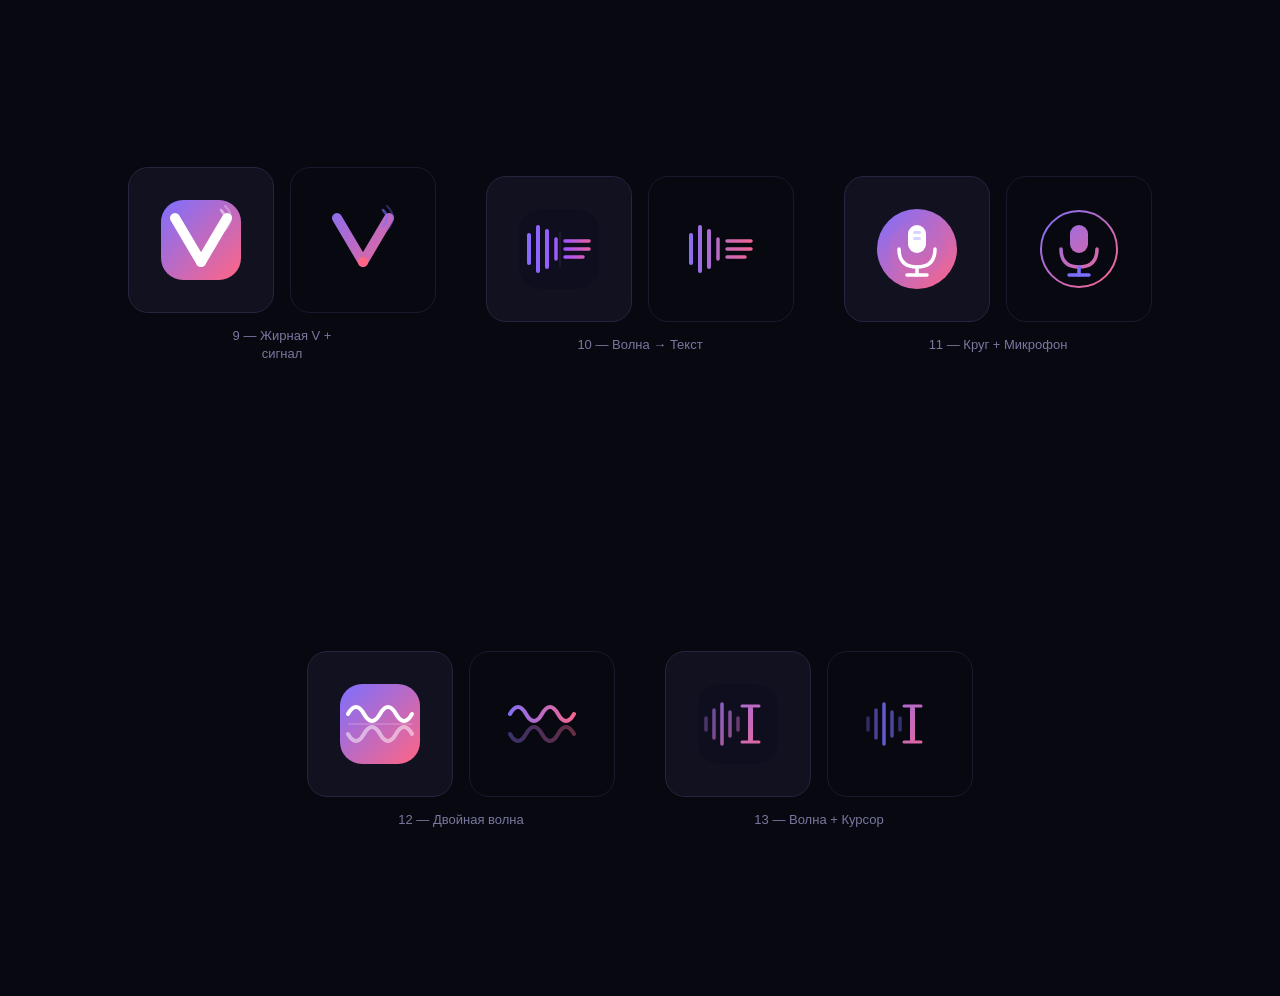
<file: logo-preview3.html>
<!DOCTYPE html>
<html lang="ru">
<head>
  <meta charset="UTF-8" />
  <title>Logo Preview 3</title>
  <style>
    body { background: #080810; display: flex; gap: 50px; align-items: center; justify-content: center; min-height: 100vh; font-family: sans-serif; flex-wrap: wrap; padding: 40px; }
    .card { display: flex; flex-direction: column; align-items: center; gap: 14px; }
    .label { color: #7878a0; font-size: 13px; text-align: center; max-width: 140px; line-height: 1.4; }
    .row { display: flex; gap: 16px; }
    .box { background: #111120; border: 1px solid #252540; border-radius: 20px; padding: 32px; display: flex; align-items: center; justify-content: center; }
    .box-dark { background: #080810; border-color: #1a1a2e; }
  </style>
</head>
<body>

<!-- 9: Буква V + микрофон вписан -->
<div class="card">
  <div class="row">
    <div class="box">
      <svg width="80" height="80" viewBox="0 0 80 80" fill="none">
        <defs>
          <linearGradient id="g9" x1="0" y1="0" x2="80" y2="80" gradientUnits="userSpaceOnUse">
            <stop offset="0%" stop-color="#7C6FFF"/>
            <stop offset="100%" stop-color="#FF6584"/>
          </linearGradient>
        </defs>
        <rect width="80" height="80" rx="22" fill="url(#g9)"/>
        <!-- V shape thick -->
        <path d="M14 18 L40 62 L66 18" stroke="white" stroke-width="10" stroke-linecap="round" stroke-linejoin="round" fill="none"/>
        <!-- Small mic dot at V bottom -->
        <circle cx="40" cy="62" r="5" fill="white"/>
        <!-- Sound arcs at top right -->
        <path d="M60 10 Q68 18 60 26" stroke="white" stroke-width="2.5" stroke-linecap="round" fill="none" opacity="0.5"/>
        <path d="M64 6 Q76 18 64 30" stroke="white" stroke-width="2" stroke-linecap="round" fill="none" opacity="0.3"/>
      </svg>
    </div>
    <div class="box box-dark">
      <svg width="80" height="80" viewBox="0 0 80 80" fill="none">
        <defs>
          <linearGradient id="g9b" x1="0" y1="0" x2="80" y2="80" gradientUnits="userSpaceOnUse">
            <stop offset="0%" stop-color="#7C6FFF"/>
            <stop offset="100%" stop-color="#FF6584"/>
          </linearGradient>
        </defs>
        <path d="M14 18 L40 62 L66 18" stroke="url(#g9b)" stroke-width="10" stroke-linecap="round" stroke-linejoin="round" fill="none"/>
        <circle cx="40" cy="62" r="5" fill="#FF6584"/>
        <path d="M60 10 Q68 18 60 26" stroke="#7C6FFF" stroke-width="2.5" stroke-linecap="round" fill="none" opacity="0.6"/>
        <path d="M64 6 Q76 18 64 30" stroke="#7C6FFF" stroke-width="2" stroke-linecap="round" fill="none" opacity="0.35"/>
      </svg>
    </div>
  </div>
  <div class="label">9 — Жирная V + сигнал</div>
</div>

<!-- 10: Волна превращается в текст -->
<div class="card">
  <div class="row">
    <div class="box">
      <svg width="80" height="80" viewBox="0 0 80 80" fill="none">
        <defs>
          <linearGradient id="g10" x1="0" y1="0" x2="80" y2="0" gradientUnits="userSpaceOnUse">
            <stop offset="0%" stop-color="#7C6FFF"/>
            <stop offset="60%" stop-color="#a855f7"/>
            <stop offset="100%" stop-color="#FF6584"/>
          </linearGradient>
        </defs>
        <rect width="80" height="80" rx="22" fill="#0e0e1e"/>
        <!-- Wave left morphing into lines right -->
        <!-- Bar 1 - wave -->
        <line x1="10" y1="26" x2="10" y2="54" stroke="url(#g10)" stroke-width="4" stroke-linecap="round"/>
        <!-- Bar 2 -->
        <line x1="19" y1="18" x2="19" y2="62" stroke="url(#g10)" stroke-width="4" stroke-linecap="round"/>
        <!-- Bar 3 -->
        <line x1="28" y1="22" x2="28" y2="58" stroke="url(#g10)" stroke-width="4" stroke-linecap="round"/>
        <!-- Transition bar -->
        <line x1="37" y1="30" x2="37" y2="50" stroke="url(#g10)" stroke-width="3.5" stroke-linecap="round"/>
        <!-- Text lines right (flat) -->
        <line x1="46" y1="32" x2="70" y2="32" stroke="url(#g10)" stroke-width="3.5" stroke-linecap="round"/>
        <line x1="46" y1="40" x2="70" y2="40" stroke="url(#g10)" stroke-width="3.5" stroke-linecap="round"/>
        <line x1="46" y1="48" x2="64" y2="48" stroke="url(#g10)" stroke-width="3.5" stroke-linecap="round"/>
        <!-- Divider -->
        <line x1="41" y1="22" x2="41" y2="58" stroke="white" stroke-width="1" opacity="0.1"/>
      </svg>
    </div>
    <div class="box box-dark">
      <svg width="80" height="80" viewBox="0 0 80 80" fill="none">
        <defs>
          <linearGradient id="g10b" x1="0" y1="0" x2="80" y2="0" gradientUnits="userSpaceOnUse">
            <stop offset="0%" stop-color="#7C6FFF"/>
            <stop offset="100%" stop-color="#FF6584"/>
          </linearGradient>
        </defs>
        <line x1="10" y1="26" x2="10" y2="54" stroke="url(#g10b)" stroke-width="4" stroke-linecap="round"/>
        <line x1="19" y1="18" x2="19" y2="62" stroke="url(#g10b)" stroke-width="4" stroke-linecap="round"/>
        <line x1="28" y1="22" x2="28" y2="58" stroke="url(#g10b)" stroke-width="4" stroke-linecap="round"/>
        <line x1="37" y1="30" x2="37" y2="50" stroke="url(#g10b)" stroke-width="3.5" stroke-linecap="round"/>
        <line x1="46" y1="32" x2="70" y2="32" stroke="url(#g10b)" stroke-width="3.5" stroke-linecap="round"/>
        <line x1="46" y1="40" x2="70" y2="40" stroke="url(#g10b)" stroke-width="3.5" stroke-linecap="round"/>
        <line x1="46" y1="48" x2="64" y2="48" stroke="url(#g10b)" stroke-width="3.5" stroke-linecap="round"/>
      </svg>
    </div>
  </div>
  <div class="label">10 — Волна → Текст</div>
</div>

<!-- 11: Микрофон в кружке минимализм -->
<div class="card">
  <div class="row">
    <div class="box">
      <svg width="80" height="80" viewBox="0 0 80 80" fill="none">
        <defs>
          <linearGradient id="g11" x1="0" y1="0" x2="80" y2="80" gradientUnits="userSpaceOnUse">
            <stop offset="0%" stop-color="#7C6FFF"/>
            <stop offset="100%" stop-color="#FF6584"/>
          </linearGradient>
          <linearGradient id="g11r" x1="0" y1="80" x2="80" y2="0" gradientUnits="userSpaceOnUse">
            <stop offset="0%" stop-color="#FF6584" stop-opacity="0.3"/>
            <stop offset="100%" stop-color="#7C6FFF" stop-opacity="0.1"/>
          </linearGradient>
        </defs>
        <!-- Background -->
        <circle cx="40" cy="40" r="40" fill="url(#g11)"/>
        <!-- Glow inner -->
        <circle cx="40" cy="40" r="28" fill="url(#g11r)"/>
        <!-- Mic -->
        <rect x="31" y="16" width="18" height="28" rx="9" fill="white"/>
        <!-- Mic hole detail -->
        <rect x="36" y="22" width="8" height="3" rx="1.5" fill="#7C6FFF" opacity="0.3"/>
        <rect x="36" y="28" width="8" height="3" rx="1.5" fill="#7C6FFF" opacity="0.3"/>
        <!-- Arc -->
        <path d="M22 40 Q22 58 40 58 Q58 58 58 40" stroke="white" stroke-width="3.5" stroke-linecap="round" fill="none"/>
        <!-- Stand -->
        <line x1="40" y1="58" x2="40" y2="66" stroke="white" stroke-width="3.5" stroke-linecap="round"/>
        <line x1="30" y1="66" x2="50" y2="66" stroke="white" stroke-width="3.5" stroke-linecap="round"/>
      </svg>
    </div>
    <div class="box box-dark">
      <svg width="80" height="80" viewBox="0 0 80 80" fill="none">
        <defs>
          <linearGradient id="g11b" x1="0" y1="0" x2="80" y2="80" gradientUnits="userSpaceOnUse">
            <stop offset="0%" stop-color="#7C6FFF"/>
            <stop offset="100%" stop-color="#FF6584"/>
          </linearGradient>
        </defs>
        <circle cx="40" cy="40" r="38" fill="none" stroke="url(#g11b)" stroke-width="2"/>
        <rect x="31" y="16" width="18" height="28" rx="9" fill="url(#g11b)"/>
        <path d="M22 40 Q22 58 40 58 Q58 58 58 40" stroke="url(#g11b)" stroke-width="3.5" stroke-linecap="round" fill="none"/>
        <line x1="40" y1="58" x2="40" y2="66" stroke="#7C6FFF" stroke-width="3.5" stroke-linecap="round"/>
        <line x1="30" y1="66" x2="50" y2="66" stroke="#7C6FFF" stroke-width="3.5" stroke-linecap="round"/>
      </svg>
    </div>
  </div>
  <div class="label">11 — Круг + Микрофон</div>
</div>

<!-- 12: Две волны зеркально (как ДНК голоса) -->
<div class="card">
  <div class="row">
    <div class="box">
      <svg width="80" height="80" viewBox="0 0 80 80" fill="none">
        <defs>
          <linearGradient id="g12" x1="0" y1="0" x2="80" y2="80" gradientUnits="userSpaceOnUse">
            <stop offset="0%" stop-color="#7C6FFF"/>
            <stop offset="100%" stop-color="#FF6584"/>
          </linearGradient>
        </defs>
        <rect width="80" height="80" rx="22" fill="url(#g12)"/>
        <!-- Top wave -->
        <path d="M8 30 Q16 16 24 30 Q32 44 40 30 Q48 16 56 30 Q64 44 72 30" stroke="white" stroke-width="4" stroke-linecap="round" fill="none"/>
        <!-- Bottom wave (mirror) -->
        <path d="M8 50 Q16 64 24 50 Q32 36 40 50 Q48 64 56 50 Q64 36 72 50" stroke="white" stroke-width="4" stroke-linecap="round" fill="none" opacity="0.5"/>
        <!-- Center line -->
        <line x1="8" y1="40" x2="72" y2="40" stroke="white" stroke-width="1.5" opacity="0.2"/>
      </svg>
    </div>
    <div class="box box-dark">
      <svg width="80" height="80" viewBox="0 0 80 80" fill="none">
        <defs>
          <linearGradient id="g12b" x1="0" y1="0" x2="80" y2="0" gradientUnits="userSpaceOnUse">
            <stop offset="0%" stop-color="#7C6FFF"/>
            <stop offset="100%" stop-color="#FF6584"/>
          </linearGradient>
        </defs>
        <path d="M8 30 Q16 16 24 30 Q32 44 40 30 Q48 16 56 30 Q64 44 72 30" stroke="url(#g12b)" stroke-width="4" stroke-linecap="round" fill="none"/>
        <path d="M8 50 Q16 64 24 50 Q32 36 40 50 Q48 64 56 50 Q64 36 72 50" stroke="url(#g12b)" stroke-width="4" stroke-linecap="round" fill="none" opacity="0.4"/>
      </svg>
    </div>
  </div>
  <div class="label">12 — Двойная волна</div>
</div>

<!-- 13: Текстовый курсор + волна -->
<div class="card">
  <div class="row">
    <div class="box">
      <svg width="80" height="80" viewBox="0 0 80 80" fill="none">
        <defs>
          <linearGradient id="g13" x1="0" y1="0" x2="80" y2="80" gradientUnits="userSpaceOnUse">
            <stop offset="0%" stop-color="#7C6FFF"/>
            <stop offset="100%" stop-color="#FF6584"/>
          </linearGradient>
        </defs>
        <rect width="80" height="80" rx="22" fill="#0e0e1e"/>
        <!-- Sound wave -->
        <line x1="8"  y1="34" x2="8"  y2="46" stroke="url(#g13)" stroke-width="3.5" stroke-linecap="round" opacity="0.4"/>
        <line x1="16" y1="26" x2="16" y2="54" stroke="url(#g13)" stroke-width="3.5" stroke-linecap="round" opacity="0.65"/>
        <line x1="24" y1="20" x2="24" y2="60" stroke="url(#g13)" stroke-width="3.5" stroke-linecap="round" opacity="0.85"/>
        <line x1="32" y1="28" x2="32" y2="52" stroke="url(#g13)" stroke-width="3.5" stroke-linecap="round" opacity="0.7"/>
        <line x1="40" y1="34" x2="40" y2="46" stroke="url(#g13)" stroke-width="3.5" stroke-linecap="round" opacity="0.5"/>
        <!-- Cursor blinking bar -->
        <rect x="50" y="22" width="5" height="36" rx="2.5" fill="url(#g13)"/>
        <!-- Cursor serifs -->
        <line x1="44" y1="22" x2="61" y2="22" stroke="url(#g13)" stroke-width="3" stroke-linecap="round"/>
        <line x1="44" y1="58" x2="61" y2="58" stroke="url(#g13)" stroke-width="3" stroke-linecap="round"/>
      </svg>
    </div>
    <div class="box box-dark">
      <svg width="80" height="80" viewBox="0 0 80 80" fill="none">
        <defs>
          <linearGradient id="g13b" x1="0" y1="0" x2="80" y2="80" gradientUnits="userSpaceOnUse">
            <stop offset="0%" stop-color="#7C6FFF"/>
            <stop offset="100%" stop-color="#FF6584"/>
          </linearGradient>
        </defs>
        <line x1="8"  y1="34" x2="8"  y2="46" stroke="#7C6FFF" stroke-width="3.5" stroke-linecap="round" opacity="0.35"/>
        <line x1="16" y1="26" x2="16" y2="54" stroke="#7C6FFF" stroke-width="3.5" stroke-linecap="round" opacity="0.55"/>
        <line x1="24" y1="20" x2="24" y2="60" stroke="#7C6FFF" stroke-width="3.5" stroke-linecap="round" opacity="0.8"/>
        <line x1="32" y1="28" x2="32" y2="52" stroke="#7C6FFF" stroke-width="3.5" stroke-linecap="round" opacity="0.6"/>
        <line x1="40" y1="34" x2="40" y2="46" stroke="#7C6FFF" stroke-width="3.5" stroke-linecap="round" opacity="0.4"/>
        <rect x="50" y="22" width="5" height="36" rx="2.5" fill="url(#g13b)"/>
        <line x1="44" y1="22" x2="61" y2="22" stroke="url(#g13b)" stroke-width="3" stroke-linecap="round"/>
        <line x1="44" y1="58" x2="61" y2="58" stroke="url(#g13b)" stroke-width="3" stroke-linecap="round"/>
      </svg>
    </div>
  </div>
  <div class="label">13 — Волна + Курсор</div>
</div>

</body>
</html>
</file>
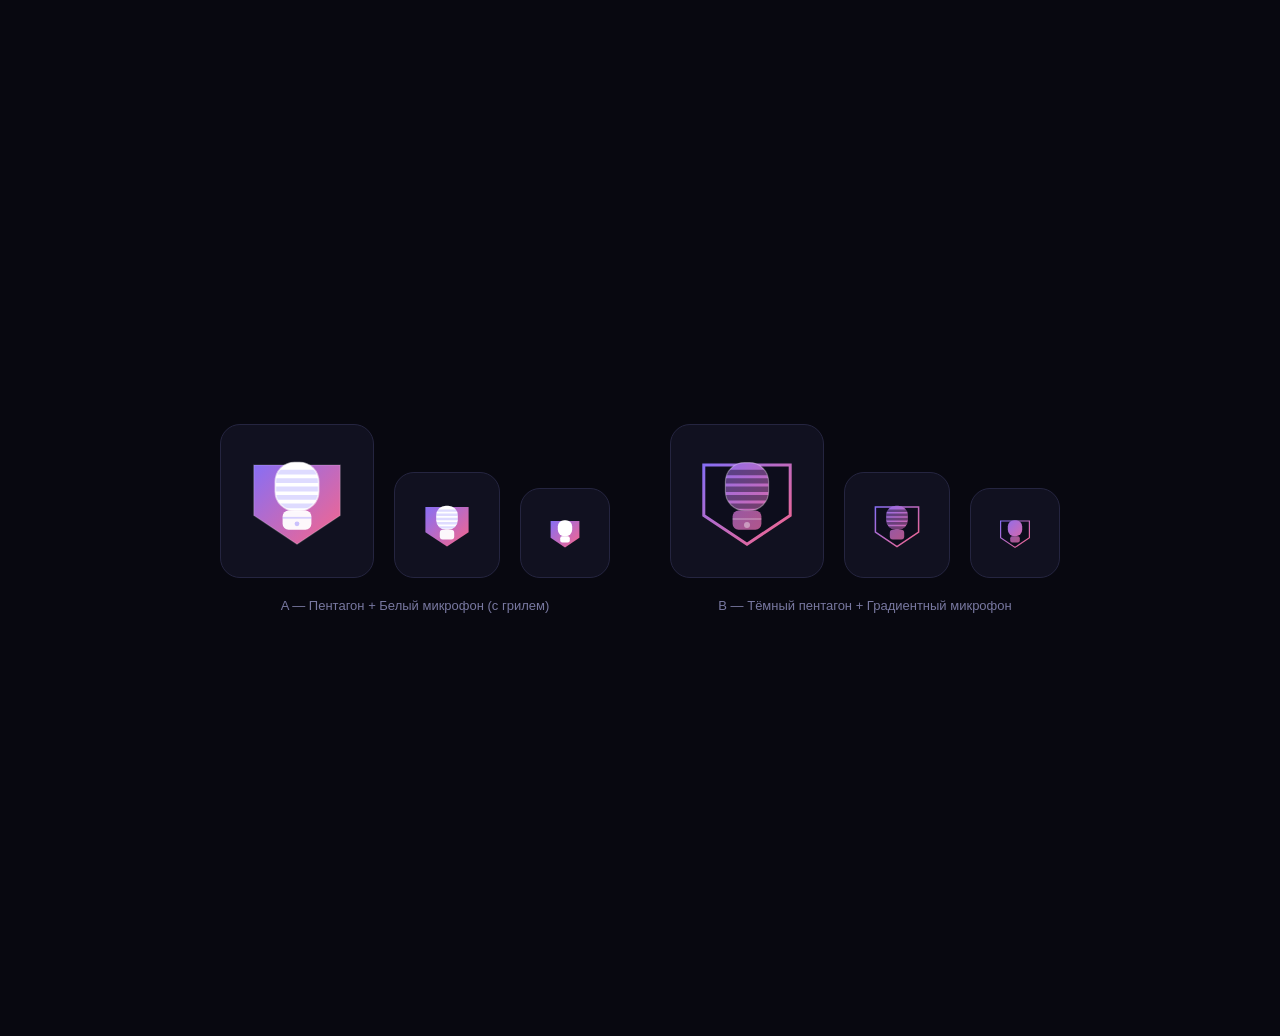
<file: logo-preview4.html>
<!DOCTYPE html>
<html lang="ru">
<head>
  <meta charset="UTF-8"/>
  <title>Logo Preview 4</title>
  <style>
    body { background: #080810; display: flex; gap: 60px; align-items: center; justify-content: center; min-height: 100vh; font-family: sans-serif; flex-wrap: wrap; padding: 60px; }
    .card { display: flex; flex-direction: column; align-items: center; gap: 20px; }
    .label { color: #7878a0; font-size: 13px; text-align: center; }
    .sizes { display: flex; gap: 20px; align-items: flex-end; }
    .box { background: #111120; border: 1px solid #252540; border-radius: 20px; padding: 28px; display: flex; align-items: center; justify-content: center; }
    .box-dark { background: #080810; border-color: #1a1a2e; }
  </style>
</head>
<body>

<!-- Вариант A: Градиентная заливка + белый микрофон -->
<div class="card">
  <div class="sizes">

    <!-- 96px -->
    <div class="box">
      <svg width="96" height="96" viewBox="0 0 80 80" fill="none" xmlns="http://www.w3.org/2000/svg">
        <defs>
          <linearGradient id="pgA" x1="0" y1="0" x2="80" y2="80" gradientUnits="userSpaceOnUse">
            <stop offset="0%" stop-color="#7C6FFF"/>
            <stop offset="100%" stop-color="#FF6584"/>
          </linearGradient>
          <clipPath id="headA">
            <rect x="22" y="8" width="36" height="40" rx="16"/>
          </clipPath>
        </defs>
        <!-- Pentagon: flat top, point bottom -->
        <path d="M4 10 L76 10 L76 52 L40 76 L4 52 Z" fill="url(#pgA)" rx="4"/>
        <!-- Pentagon border glow -->
        <path d="M4 10 L76 10 L76 52 L40 76 L4 52 Z" fill="none" stroke="white" stroke-width="1" opacity="0.2"/>

        <!-- Mic head shape -->
        <rect x="22" y="8" width="36" height="40" rx="16" fill="white"/>

        <!-- Grille bars clipped inside head -->
        <g clip-path="url(#headA)">
          <rect x="22" y="8" width="36" height="40" rx="16" fill="white"/>
          <!-- Dark grille slots -->
          <rect x="18" y="14" width="44" height="4" rx="2" fill="#7C6FFF" opacity="0.25"/>
          <rect x="18" y="21" width="44" height="4" rx="2" fill="#7C6FFF" opacity="0.25"/>
          <rect x="18" y="28" width="44" height="4" rx="2" fill="#7C6FFF" opacity="0.25"/>
          <rect x="18" y="35" width="44" height="4" rx="2" fill="#7C6FFF" opacity="0.25"/>
          <rect x="18" y="42" width="44" height="4" rx="2" fill="#7C6FFF" opacity="0.25"/>
        </g>
        <!-- Head outline -->
        <rect x="22" y="8" width="36" height="40" rx="16" fill="none" stroke="white" stroke-width="1.5" opacity="0.6"/>

        <!-- Body -->
        <rect x="28" y="48" width="24" height="16" rx="5" fill="white" opacity="0.95"/>
        <!-- Body detail line -->
        <line x1="28" y1="54" x2="52" y2="54" stroke="#7C6FFF" stroke-width="1.5" opacity="0.3"/>
        <!-- Small dot on body -->
        <circle cx="40" cy="59" r="2" fill="#7C6FFF" opacity="0.4"/>
      </svg>
    </div>

    <!-- 48px -->
    <div class="box">
      <svg width="48" height="48" viewBox="0 0 80 80" fill="none">
        <defs>
          <linearGradient id="pgA2" x1="0" y1="0" x2="80" y2="80" gradientUnits="userSpaceOnUse">
            <stop offset="0%" stop-color="#7C6FFF"/>
            <stop offset="100%" stop-color="#FF6584"/>
          </linearGradient>
          <clipPath id="headA2"><rect x="22" y="8" width="36" height="40" rx="16"/></clipPath>
        </defs>
        <path d="M4 10 L76 10 L76 52 L40 76 L4 52 Z" fill="url(#pgA2)"/>
        <rect x="22" y="8" width="36" height="40" rx="16" fill="white"/>
        <g clip-path="url(#headA2)">
          <rect x="18" y="14" width="44" height="4" rx="2" fill="#7C6FFF" opacity="0.25"/>
          <rect x="18" y="21" width="44" height="4" rx="2" fill="#7C6FFF" opacity="0.25"/>
          <rect x="18" y="28" width="44" height="4" rx="2" fill="#7C6FFF" opacity="0.25"/>
          <rect x="18" y="35" width="44" height="4" rx="2" fill="#7C6FFF" opacity="0.25"/>
          <rect x="18" y="42" width="44" height="4" rx="2" fill="#7C6FFF" opacity="0.25"/>
        </g>
        <rect x="28" y="48" width="24" height="16" rx="5" fill="white" opacity="0.95"/>
      </svg>
    </div>

    <!-- 32px favicon -->
    <div class="box">
      <svg width="32" height="32" viewBox="0 0 80 80" fill="none">
        <defs>
          <linearGradient id="pgA3" x1="0" y1="0" x2="80" y2="80" gradientUnits="userSpaceOnUse">
            <stop offset="0%" stop-color="#7C6FFF"/>
            <stop offset="100%" stop-color="#FF6584"/>
          </linearGradient>
        </defs>
        <path d="M4 10 L76 10 L76 52 L40 76 L4 52 Z" fill="url(#pgA3)"/>
        <rect x="22" y="8" width="36" height="40" rx="16" fill="white"/>
        <rect x="28" y="48" width="24" height="16" rx="5" fill="white"/>
      </svg>
    </div>
  </div>
  <div class="label">A — Пентагон + Белый микрофон (с грилем)</div>
</div>

<!-- Вариант B: Тёмный фон, контурный микрофон с градиентом -->
<div class="card">
  <div class="sizes">
    <div class="box">
      <svg width="96" height="96" viewBox="0 0 80 80" fill="none">
        <defs>
          <linearGradient id="pgB" x1="0" y1="0" x2="80" y2="80" gradientUnits="userSpaceOnUse">
            <stop offset="0%" stop-color="#7C6FFF"/>
            <stop offset="100%" stop-color="#FF6584"/>
          </linearGradient>
          <clipPath id="headB"><rect x="22" y="8" width="36" height="40" rx="16"/></clipPath>
        </defs>
        <!-- Pentagon dark fill + gradient stroke -->
        <path d="M4 10 L76 10 L76 52 L40 76 L4 52 Z" fill="#0d0d1c"/>
        <path d="M4 10 L76 10 L76 52 L40 76 L4 52 Z" fill="none" stroke="url(#pgB)" stroke-width="2.5"/>

        <!-- Mic head gradient fill -->
        <rect x="22" y="8" width="36" height="40" rx="16" fill="url(#pgB)"/>
        <!-- Grille bars -->
        <g clip-path="url(#headB)">
          <rect x="18" y="14" width="44" height="4.5" rx="2" fill="#0d0d1c" opacity="0.45"/>
          <rect x="18" y="21" width="44" height="4.5" rx="2" fill="#0d0d1c" opacity="0.45"/>
          <rect x="18" y="28" width="44" height="4.5" rx="2" fill="#0d0d1c" opacity="0.45"/>
          <rect x="18" y="35" width="44" height="4.5" rx="2" fill="#0d0d1c" opacity="0.45"/>
          <rect x="18" y="42" width="44" height="4.5" rx="2" fill="#0d0d1c" opacity="0.45"/>
        </g>
        <rect x="22" y="8" width="36" height="40" rx="16" fill="none" stroke="white" stroke-width="1" opacity="0.3"/>

        <!-- Body -->
        <rect x="28" y="48" width="24" height="16" rx="5" fill="url(#pgB)" opacity="0.8"/>
        <line x1="28" y1="55" x2="52" y2="55" stroke="white" stroke-width="1.5" opacity="0.25"/>
        <circle cx="40" cy="60" r="2.5" fill="white" opacity="0.4"/>
      </svg>
    </div>

    <div class="box">
      <svg width="48" height="48" viewBox="0 0 80 80" fill="none">
        <defs>
          <linearGradient id="pgB2" x1="0" y1="0" x2="80" y2="80" gradientUnits="userSpaceOnUse">
            <stop offset="0%" stop-color="#7C6FFF"/>
            <stop offset="100%" stop-color="#FF6584"/>
          </linearGradient>
          <clipPath id="headB2"><rect x="22" y="8" width="36" height="40" rx="16"/></clipPath>
        </defs>
        <path d="M4 10 L76 10 L76 52 L40 76 L4 52 Z" fill="#0d0d1c"/>
        <path d="M4 10 L76 10 L76 52 L40 76 L4 52 Z" fill="none" stroke="url(#pgB2)" stroke-width="2.5"/>
        <rect x="22" y="8" width="36" height="40" rx="16" fill="url(#pgB2)"/>
        <g clip-path="url(#headB2)">
          <rect x="18" y="14" width="44" height="4.5" rx="2" fill="#0d0d1c" opacity="0.45"/>
          <rect x="18" y="21" width="44" height="4.5" rx="2" fill="#0d0d1c" opacity="0.45"/>
          <rect x="18" y="28" width="44" height="4.5" rx="2" fill="#0d0d1c" opacity="0.45"/>
          <rect x="18" y="35" width="44" height="4.5" rx="2" fill="#0d0d1c" opacity="0.45"/>
          <rect x="18" y="42" width="44" height="4.5" rx="2" fill="#0d0d1c" opacity="0.45"/>
        </g>
        <rect x="28" y="48" width="24" height="16" rx="5" fill="url(#pgB2)" opacity="0.8"/>
      </svg>
    </div>

    <div class="box">
      <svg width="32" height="32" viewBox="0 0 80 80" fill="none">
        <defs>
          <linearGradient id="pgB3" x1="0" y1="0" x2="80" y2="80" gradientUnits="userSpaceOnUse">
            <stop offset="0%" stop-color="#7C6FFF"/>
            <stop offset="100%" stop-color="#FF6584"/>
          </linearGradient>
        </defs>
        <path d="M4 10 L76 10 L76 52 L40 76 L4 52 Z" fill="#0d0d1c"/>
        <path d="M4 10 L76 10 L76 52 L40 76 L4 52 Z" fill="none" stroke="url(#pgB3)" stroke-width="3"/>
        <rect x="22" y="8" width="36" height="40" rx="16" fill="url(#pgB3)"/>
        <rect x="28" y="48" width="24" height="16" rx="5" fill="url(#pgB3)" opacity="0.8"/>
      </svg>
    </div>
  </div>
  <div class="label">B — Тёмный пентагон + Градиентный микрофон</div>
</div>

</body>
</html>
</file>
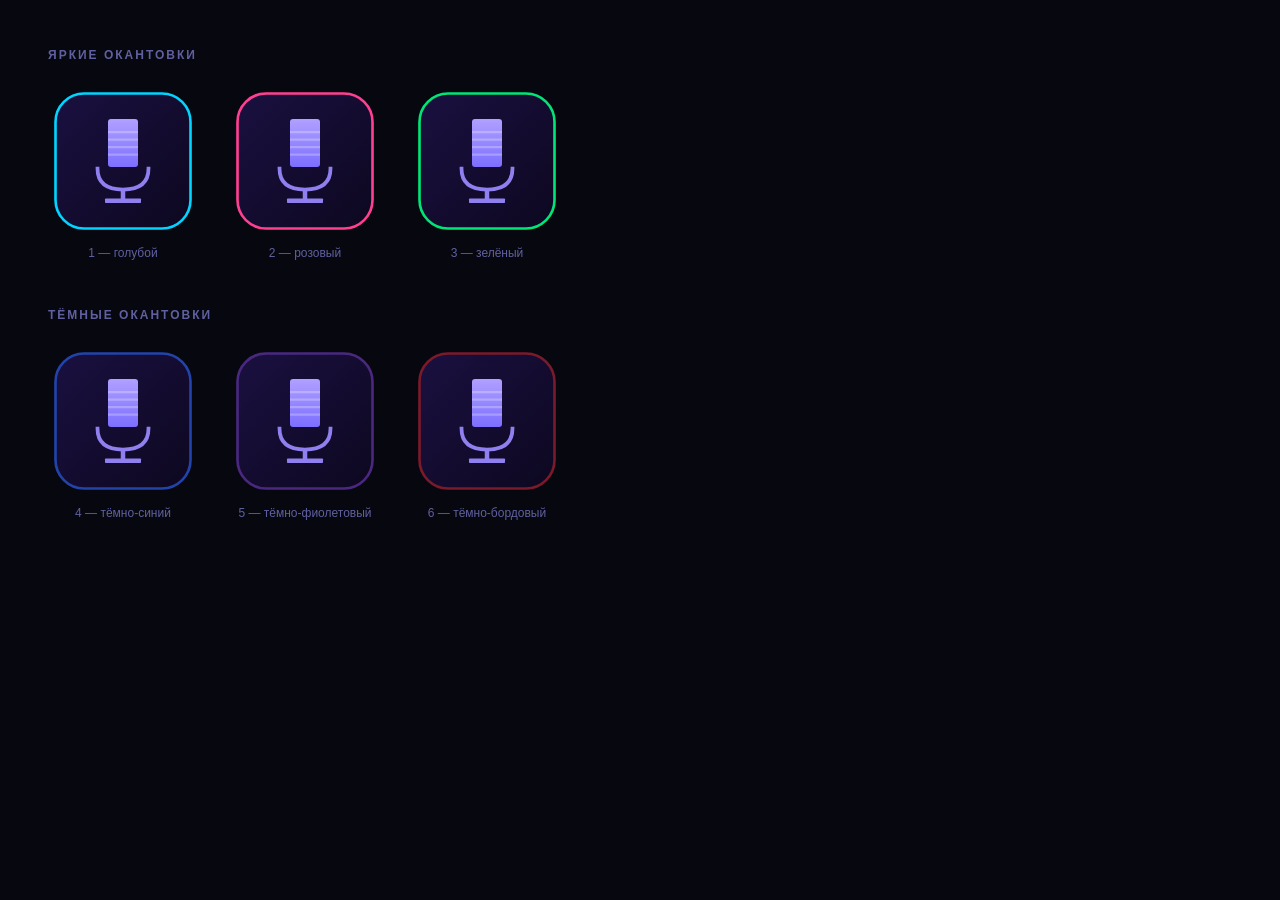
<file: frontend/logo_variants.html>
<!DOCTYPE html>
<html>
<head>
  <meta charset="UTF-8">
  <style>
    body { background: #07070f; padding: 40px; font-family: sans-serif; }
    h2 { color: #6060a0; font-size: 12px; text-transform: uppercase; letter-spacing: 2px; margin: 0 0 24px; }
    .row { display: flex; gap: 32px; flex-wrap: wrap; margin-bottom: 48px; }
    .item { display: flex; flex-direction: column; align-items: center; gap: 10px; }
    .label { color: #6060a0; font-size: 12px; }
  </style>
</head>
<body>

<h2>Яркие окантовки</h2>
<div class="row">

  <!-- 1: Голубой cyan -->
  <div class="item">
    <svg xmlns="http://www.w3.org/2000/svg" viewBox="0 0 200 200" width="150" height="150">
      <defs>
        <linearGradient id="bg" x1="0%" y1="0%" x2="100%" y2="100%">
          <stop offset="0%" stop-color="#1a1040"/><stop offset="100%" stop-color="#0d0820"/>
        </linearGradient>
        <linearGradient id="m" x1="0%" y1="0%" x2="0%" y2="100%">
          <stop offset="0%" stop-color="#b0a0ff"/><stop offset="100%" stop-color="#7C6FFF"/>
        </linearGradient>
      </defs>
      <rect x="10" y="10" width="180" height="180" rx="38" fill="url(#bg)" stroke="#00d4ff" stroke-width="3.5"/>
      <!-- корпус острый -->
      <rect x="80" y="44" width="40" height="64" rx="4" fill="url(#m)"/>
      <rect x="80" y="60" width="40" height="3" fill="rgba(255,255,255,0.25)"/>
      <rect x="80" y="70" width="40" height="3" fill="rgba(255,255,255,0.25)"/>
      <rect x="80" y="80" width="40" height="3" fill="rgba(255,255,255,0.25)"/>
      <rect x="80" y="90" width="40" height="3" fill="rgba(255,255,255,0.25)"/>
      <path d="M 66,110 Q 66,138 100,138 Q 134,138 134,110" fill="none" stroke="#9080ef" stroke-width="5" stroke-linecap="square"/>
      <rect x="97" y="138" width="6" height="13" fill="#9080ef"/>
      <rect x="76" y="150" width="48" height="6" rx="1" fill="#9080ef"/>
    </svg>
    <div class="label">1 — голубой</div>
  </div>

  <!-- 2: Розовый -->
  <div class="item">
    <svg xmlns="http://www.w3.org/2000/svg" viewBox="0 0 200 200" width="150" height="150">
      <defs>
        <linearGradient id="bg2" x1="0%" y1="0%" x2="100%" y2="100%">
          <stop offset="0%" stop-color="#1a1040"/><stop offset="100%" stop-color="#0d0820"/>
        </linearGradient>
        <linearGradient id="m2" x1="0%" y1="0%" x2="0%" y2="100%">
          <stop offset="0%" stop-color="#b0a0ff"/><stop offset="100%" stop-color="#7C6FFF"/>
        </linearGradient>
      </defs>
      <rect x="10" y="10" width="180" height="180" rx="38" fill="url(#bg2)" stroke="#ff4090" stroke-width="3.5"/>
      <rect x="80" y="44" width="40" height="64" rx="4" fill="url(#m2)"/>
      <rect x="80" y="60" width="40" height="3" fill="rgba(255,255,255,0.25)"/>
      <rect x="80" y="70" width="40" height="3" fill="rgba(255,255,255,0.25)"/>
      <rect x="80" y="80" width="40" height="3" fill="rgba(255,255,255,0.25)"/>
      <rect x="80" y="90" width="40" height="3" fill="rgba(255,255,255,0.25)"/>
      <path d="M 66,110 Q 66,138 100,138 Q 134,138 134,110" fill="none" stroke="#9080ef" stroke-width="5" stroke-linecap="square"/>
      <rect x="97" y="138" width="6" height="13" fill="#9080ef"/>
      <rect x="76" y="150" width="48" height="6" rx="1" fill="#9080ef"/>
    </svg>
    <div class="label">2 — розовый</div>
  </div>

  <!-- 3: Зелёный -->
  <div class="item">
    <svg xmlns="http://www.w3.org/2000/svg" viewBox="0 0 200 200" width="150" height="150">
      <defs>
        <linearGradient id="bg3" x1="0%" y1="0%" x2="100%" y2="100%">
          <stop offset="0%" stop-color="#1a1040"/><stop offset="100%" stop-color="#0d0820"/>
        </linearGradient>
        <linearGradient id="m3" x1="0%" y1="0%" x2="0%" y2="100%">
          <stop offset="0%" stop-color="#b0a0ff"/><stop offset="100%" stop-color="#7C6FFF"/>
        </linearGradient>
      </defs>
      <rect x="10" y="10" width="180" height="180" rx="38" fill="url(#bg3)" stroke="#00e676" stroke-width="3.5"/>
      <rect x="80" y="44" width="40" height="64" rx="4" fill="url(#m3)"/>
      <rect x="80" y="60" width="40" height="3" fill="rgba(255,255,255,0.25)"/>
      <rect x="80" y="70" width="40" height="3" fill="rgba(255,255,255,0.25)"/>
      <rect x="80" y="80" width="40" height="3" fill="rgba(255,255,255,0.25)"/>
      <rect x="80" y="90" width="40" height="3" fill="rgba(255,255,255,0.25)"/>
      <path d="M 66,110 Q 66,138 100,138 Q 134,138 134,110" fill="none" stroke="#9080ef" stroke-width="5" stroke-linecap="square"/>
      <rect x="97" y="138" width="6" height="13" fill="#9080ef"/>
      <rect x="76" y="150" width="48" height="6" rx="1" fill="#9080ef"/>
    </svg>
    <div class="label">3 — зелёный</div>
  </div>

</div>

<h2>Тёмные окантовки</h2>
<div class="row">

  <!-- 4: Тёмно-синий -->
  <div class="item">
    <svg xmlns="http://www.w3.org/2000/svg" viewBox="0 0 200 200" width="150" height="150">
      <defs>
        <linearGradient id="bg4" x1="0%" y1="0%" x2="100%" y2="100%">
          <stop offset="0%" stop-color="#1a1040"/><stop offset="100%" stop-color="#0d0820"/>
        </linearGradient>
        <linearGradient id="m4" x1="0%" y1="0%" x2="0%" y2="100%">
          <stop offset="0%" stop-color="#b0a0ff"/><stop offset="100%" stop-color="#7C6FFF"/>
        </linearGradient>
      </defs>
      <rect x="10" y="10" width="180" height="180" rx="38" fill="url(#bg4)" stroke="#2244aa" stroke-width="3.5"/>
      <rect x="80" y="44" width="40" height="64" rx="4" fill="url(#m4)"/>
      <rect x="80" y="60" width="40" height="3" fill="rgba(255,255,255,0.25)"/>
      <rect x="80" y="70" width="40" height="3" fill="rgba(255,255,255,0.25)"/>
      <rect x="80" y="80" width="40" height="3" fill="rgba(255,255,255,0.25)"/>
      <rect x="80" y="90" width="40" height="3" fill="rgba(255,255,255,0.25)"/>
      <path d="M 66,110 Q 66,138 100,138 Q 134,138 134,110" fill="none" stroke="#9080ef" stroke-width="5" stroke-linecap="square"/>
      <rect x="97" y="138" width="6" height="13" fill="#9080ef"/>
      <rect x="76" y="150" width="48" height="6" rx="1" fill="#9080ef"/>
    </svg>
    <div class="label">4 — тёмно-синий</div>
  </div>

  <!-- 5: Тёмно-фиолетовый -->
  <div class="item">
    <svg xmlns="http://www.w3.org/2000/svg" viewBox="0 0 200 200" width="150" height="150">
      <defs>
        <linearGradient id="bg5" x1="0%" y1="0%" x2="100%" y2="100%">
          <stop offset="0%" stop-color="#1a1040"/><stop offset="100%" stop-color="#0d0820"/>
        </linearGradient>
        <linearGradient id="m5" x1="0%" y1="0%" x2="0%" y2="100%">
          <stop offset="0%" stop-color="#b0a0ff"/><stop offset="100%" stop-color="#7C6FFF"/>
        </linearGradient>
      </defs>
      <rect x="10" y="10" width="180" height="180" rx="38" fill="url(#bg5)" stroke="#4a2880" stroke-width="3.5"/>
      <rect x="80" y="44" width="40" height="64" rx="4" fill="url(#m5)"/>
      <rect x="80" y="60" width="40" height="3" fill="rgba(255,255,255,0.25)"/>
      <rect x="80" y="70" width="40" height="3" fill="rgba(255,255,255,0.25)"/>
      <rect x="80" y="80" width="40" height="3" fill="rgba(255,255,255,0.25)"/>
      <rect x="80" y="90" width="40" height="3" fill="rgba(255,255,255,0.25)"/>
      <path d="M 66,110 Q 66,138 100,138 Q 134,138 134,110" fill="none" stroke="#9080ef" stroke-width="5" stroke-linecap="square"/>
      <rect x="97" y="138" width="6" height="13" fill="#9080ef"/>
      <rect x="76" y="150" width="48" height="6" rx="1" fill="#9080ef"/>
    </svg>
    <div class="label">5 — тёмно-фиолетовый</div>
  </div>

  <!-- 6: Тёмно-бордовый -->
  <div class="item">
    <svg xmlns="http://www.w3.org/2000/svg" viewBox="0 0 200 200" width="150" height="150">
      <defs>
        <linearGradient id="bg6" x1="0%" y1="0%" x2="100%" y2="100%">
          <stop offset="0%" stop-color="#1a1040"/><stop offset="100%" stop-color="#0d0820"/>
        </linearGradient>
        <linearGradient id="m6" x1="0%" y1="0%" x2="0%" y2="100%">
          <stop offset="0%" stop-color="#b0a0ff"/><stop offset="100%" stop-color="#7C6FFF"/>
        </linearGradient>
      </defs>
      <rect x="10" y="10" width="180" height="180" rx="38" fill="url(#bg6)" stroke="#7a1a2a" stroke-width="3.5"/>
      <rect x="80" y="44" width="40" height="64" rx="4" fill="url(#m6)"/>
      <rect x="80" y="60" width="40" height="3" fill="rgba(255,255,255,0.25)"/>
      <rect x="80" y="70" width="40" height="3" fill="rgba(255,255,255,0.25)"/>
      <rect x="80" y="80" width="40" height="3" fill="rgba(255,255,255,0.25)"/>
      <rect x="80" y="90" width="40" height="3" fill="rgba(255,255,255,0.25)"/>
      <path d="M 66,110 Q 66,138 100,138 Q 134,138 134,110" fill="none" stroke="#9080ef" stroke-width="5" stroke-linecap="square"/>
      <rect x="97" y="138" width="6" height="13" fill="#9080ef"/>
      <rect x="76" y="150" width="48" height="6" rx="1" fill="#9080ef"/>
    </svg>
    <div class="label">6 — тёмно-бордовый</div>
  </div>

</div>
</body>
</html>
</file>
